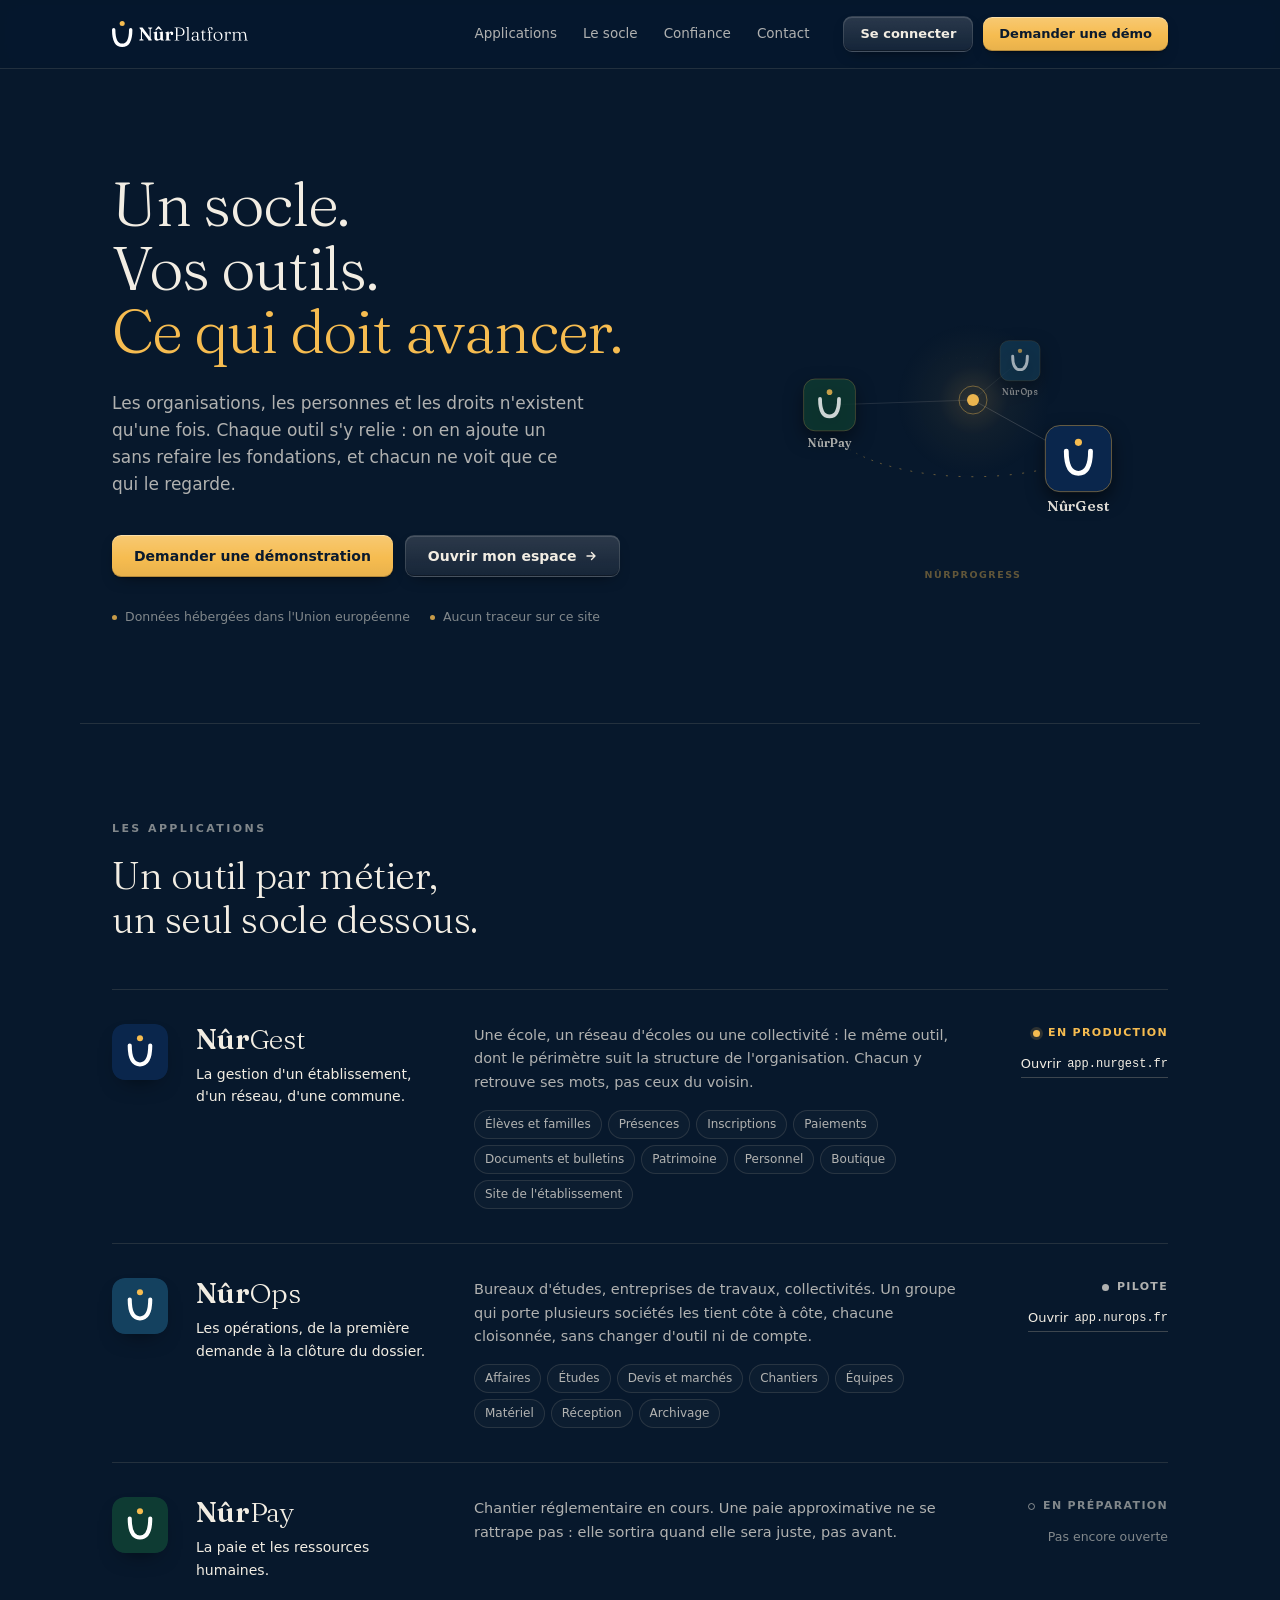
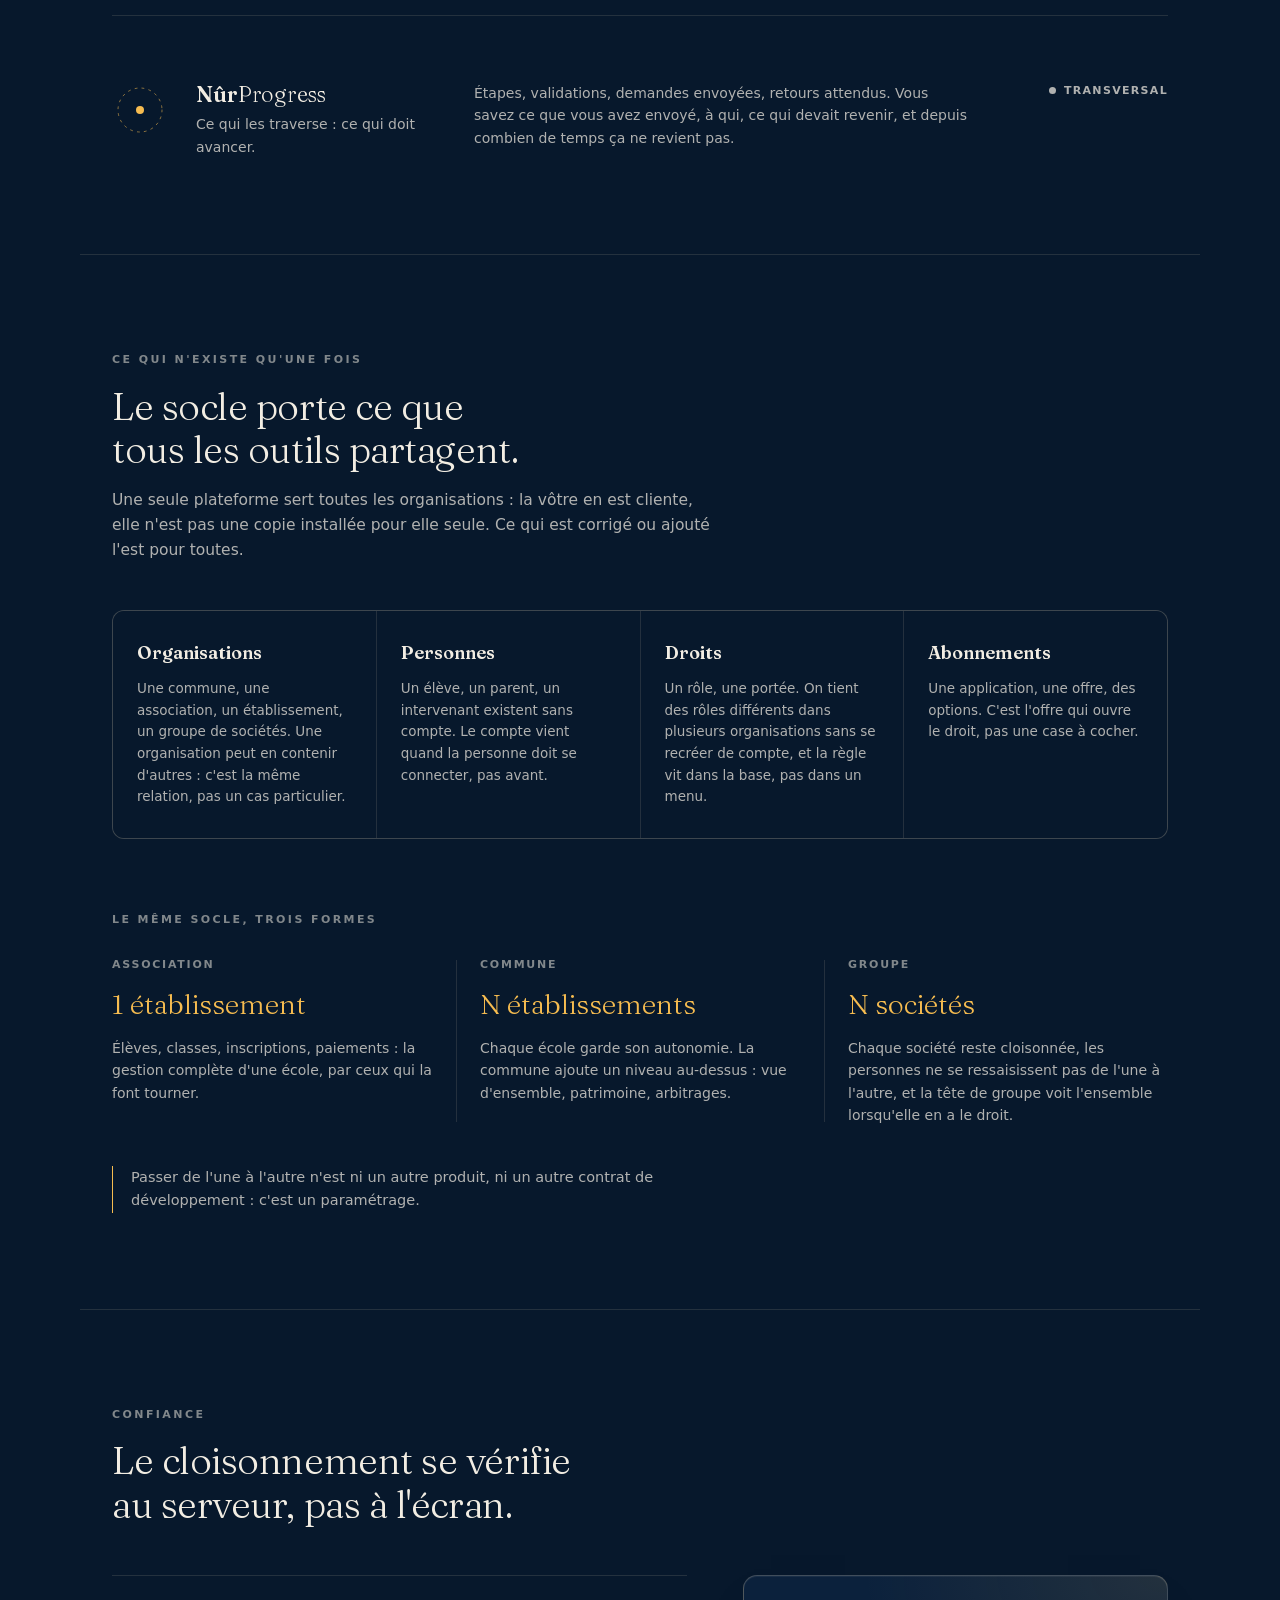
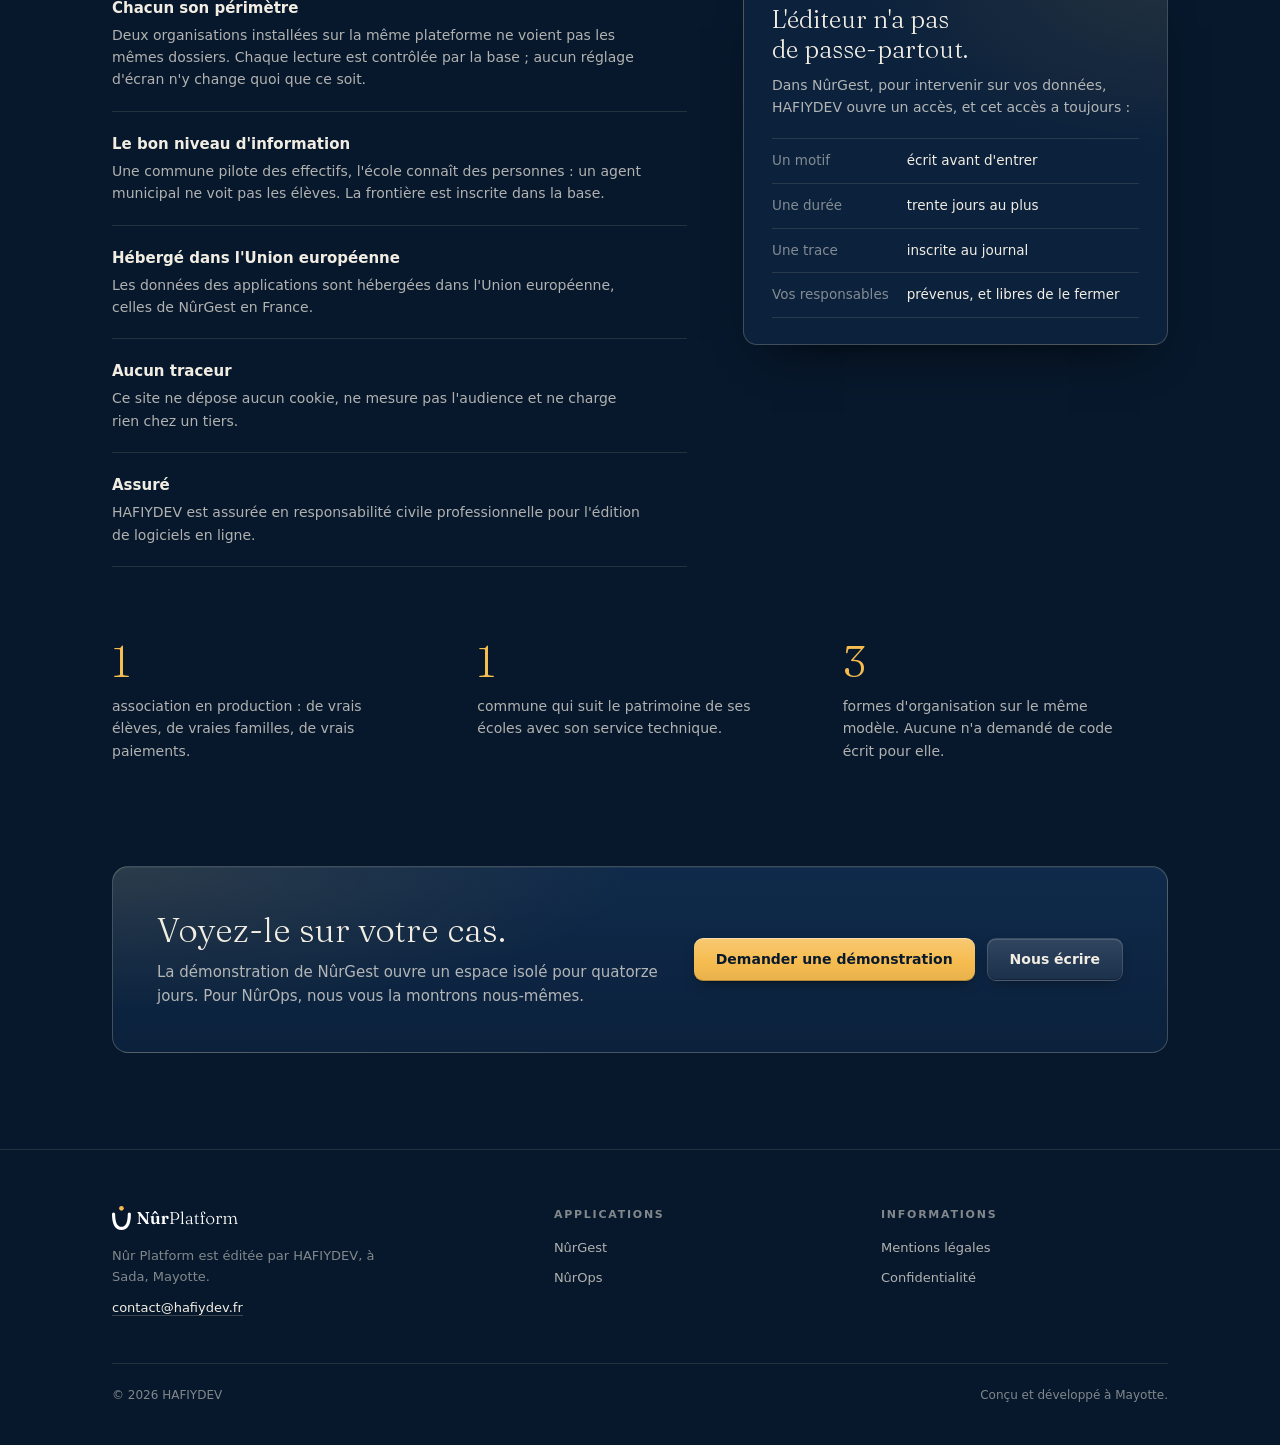
<file: index.html>
<!doctype html>
<html lang="fr">
  <head>
    <meta charset="utf-8" />
    <meta name="viewport" content="width=device-width, initial-scale=1, viewport-fit=cover" />
    <title>Nûr Platform</title>
    <meta
      name="description"
      content="Un socle, vos outils. NûrGest pour les établissements et les communes, NûrOps pour les opérations. Nûr Platform est éditée par HAFIYDEV, à Mayotte."
    />
    <link rel="canonical" href="https://nurplatform.fr/" />
    <meta name="theme-color" content="#07182C" />
    <link rel="icon" href="/favicon.svg" type="image/svg+xml" />
    <link rel="apple-touch-icon" href="/apple-touch-icon.png" />

    <!-- L'aperçu d'un lien partagé (messagerie, réseau). -->
    <meta property="og:type" content="website" />
    <meta property="og:locale" content="fr_FR" />
    <meta property="og:url" content="https://nurplatform.fr/" />
    <meta property="og:title" content="Nûr Platform · Un socle, vos outils" />
    <meta
      property="og:description"
      content="NûrGest pour les établissements et les communes, NûrOps pour les opérations. Un seul socle dessous."
    />
    <meta property="og:image" content="https://nurplatform.fr/og.png" />
    <meta property="og:image:width" content="1200" />
    <meta property="og:image:height" content="630" />
    <meta name="twitter:card" content="summary_large_image" />

    <!-- Les polices sont servies d'ici : aucune requête vers un tiers à l'ouverture. -->
    <link rel="preload" href="/assets/fraunces-300.woff" as="font" type="font/woff" crossorigin />
    <link rel="stylesheet" href="/assets/nur.css" />

    <style>
      /* ══════════════════════════════════════════════════════════════════════
       * L'ACCUEIL. Ce qui est commun aux trois pages (couleurs de la charte,
       * polices, en-tête, boutons, pied) vit dans /assets/nur.css.
       *
       * L'idée tient toujours en un dessin : Nûr veut dire la lumière, et les
       * outils ne sont pas posés côte à côte, ils sont RELIÉS AU MÊME POINT.
       * La charte v3 lui donne enfin sa forme : le point d'or du nûn est cette
       * lumière, et chaque outil garde sa nuit (Gest, Ops, Pay).
       * ══════════════════════════════════════════════════════════════════════ */

      /* ── Le hero ─────────────────────────────────────────────────────────── */
      .hero {
        display: grid;
        grid-template-columns: minmax(0, 1.22fr) minmax(0, 0.78fr);
        gap: 56px;
        align-items: center;
        padding-block: 104px 96px;
      }
      .titre-section {
        font-size: 11px;
        font-weight: 600;
        letter-spacing: 0.22em;
        text-transform: uppercase;
      }
      .hero h1 {
        font-family: var(--f-titre);
        font-weight: 300;
        font-size: clamp(40px, 5vw, 60px);
        line-height: 1.06;
        letter-spacing: -0.02em;
        margin-bottom: 26px;
      }
      .hero h1 span {
        color: var(--or);
      }
      .chapo {
        font-size: 17px;
        line-height: 1.6;
        color: var(--ivoire-2);
        max-width: 44ch;
        margin-bottom: 36px;
      }
      .actions {
        display: flex;
        flex-wrap: wrap;
        gap: 12px;
      }
      .garanties {
        display: flex;
        flex-wrap: wrap;
        gap: 6px 20px;
        margin-top: 30px;
        font-size: 12.5px;
        color: var(--ivoire-3);
      }
      .garanties span {
        display: inline-flex;
        align-items: center;
        gap: 8px;
      }
      .garanties span::before {
        content: "";
        width: 5px;
        height: 5px;
        border-radius: 50%;
        background: var(--or);
        opacity: 0.8;
      }

      /* Le noeud : tout le dessin est rendu par le script, image par image. */
      .noeud {
        position: relative;
        width: 100%;
        aspect-ratio: 1 / 1;
        cursor: pointer;
      }
      .noeud canvas {
        position: absolute;
        inset: 0;
        width: 100%;
        height: 100%;
      }

      /* ── Les sections ────────────────────────────────────────────────────── */
      .bloc {
        padding-block: 96px;
        border-top: 1px solid var(--trait);
      }
      .titre-section {
        color: var(--ivoire-3);
        margin-bottom: 16px;
      }
      .bloc h2 {
        font-family: var(--f-titre);
        font-weight: 300;
        font-size: clamp(28px, 3.4vw, 38px);
        line-height: 1.15;
        letter-spacing: -0.012em;
        max-width: 24ch;
      }
      .bloc-intro {
        margin-top: 16px;
        font-size: 15.5px;
        color: var(--ivoire-2);
        max-width: 62ch;
      }
      .bloc-tete {
        margin-bottom: 48px;
      }

      /* ── Les applications : des LIGNES, pas des cartes ───────────────────── */
      .app {
        display: grid;
        grid-template-columns: 56px minmax(0, 250px) minmax(0, 1fr) 170px;
        gap: 28px;
        align-items: start;
        padding-block: 34px;
        border-top: 1px solid var(--trait);
      }
      .app:last-child {
        border-bottom: 1px solid var(--trait);
      }
      .app-icone {
        width: 56px;
        height: 56px;
        box-shadow: 0 10px 24px -14px rgb(0 0 0 / 0.9);
        border-radius: 13px;
      }
      .app h3 {
        font-size: 28px;
        line-height: 1.1;
        margin-bottom: 8px;
      }
      .app-question {
        font-size: 14px;
        color: var(--ivoire);
        max-width: 28ch;
      }
      .app-corps p {
        font-size: 14.5px;
        color: var(--ivoire-2);
        max-width: 60ch;
      }
      .puces {
        list-style: none;
        display: flex;
        flex-wrap: wrap;
        gap: 6px;
        margin-top: 16px;
      }
      .puces li {
        font-size: 12px;
        color: var(--ivoire-2);
        padding: 4px 10px;
        border: 1px solid var(--trait);
        border-radius: 999px;
        background: rgb(242 237 227 / 0.025);
      }
      .app-etat {
        display: grid;
        gap: 12px;
        justify-items: end;
        text-align: right;
      }
      .etat {
        display: inline-flex;
        align-items: center;
        gap: 8px;
        font-size: 11px;
        font-weight: 600;
        letter-spacing: 0.12em;
        text-transform: uppercase;
        white-space: nowrap;
      }
      .etat::before {
        content: "";
        width: 7px;
        height: 7px;
        border-radius: 50%;
      }
      .etat.prod {
        color: var(--or);
      }
      .etat.prod::before {
        background: var(--or);
        box-shadow: 0 0 0 3px rgb(246 188 80 / 0.16);
      }
      .etat.pilote {
        color: var(--ivoire-2);
      }
      .etat.pilote::before {
        background: var(--ivoire-2);
      }
      .etat.attente {
        color: var(--ivoire-3);
      }
      .etat.attente::before {
        border: 1px solid var(--ivoire-3);
      }
      .porte-app {
        display: inline-flex;
        align-items: center;
        gap: 6px;
        font-size: 13px;
        color: var(--ivoire);
        text-decoration: none;
        border-bottom: 1px solid var(--trait-fort);
        padding-bottom: 2px;
        transition:
          color 0.2s,
          border-color 0.2s;
      }
      .porte-app:hover {
        color: var(--or);
        border-color: var(--or);
      }
      .lieu {
        font-family: var(--f-code);
        font-size: 12px;
      }
      .sans-porte {
        font-size: 12.5px;
        color: var(--ivoire-3);
      }

      /* NûrProgress n'est pas une quatrième application : on ne l'ouvre pas, on
         le rencontre dans les autres. Il vient après la liste, en retrait. */
      .traverse {
        display: grid;
        grid-template-columns: 56px minmax(0, 250px) minmax(0, 1fr) 170px;
        gap: 28px;
        align-items: start;
        margin-top: 40px;
        padding: 26px 0 0;
      }
      .anneau {
        width: 56px;
        height: 56px;
      }
      .traverse h3 {
        font-size: 22px;
        line-height: 1.15;
        margin-bottom: 6px;
      }
      .traverse .app-question {
        color: var(--ivoire-2);
      }
      .traverse .app-corps p {
        font-size: 14px;
      }
      .traverse .etat {
        justify-self: end;
      }

      /* ── Le socle ────────────────────────────────────────────────────────── */
      .socle {
        display: grid;
        grid-template-columns: repeat(4, minmax(0, 1fr));
        gap: 1px;
        background: var(--trait);
        border: 1px solid var(--trait);
        border-radius: 12px;
        overflow: hidden;
      }
      .brique {
        background: var(--nuit);
        padding: 28px 24px 30px;
      }
      .brique h3 {
        font-family: var(--f-titre);
        font-weight: 600;
        font-size: 18px;
        margin-bottom: 10px;
      }
      .brique p {
        font-size: 13.5px;
        color: var(--ivoire-2);
      }

      .formes {
        margin-top: 72px;
      }
      .formes > .titre-section {
        margin-bottom: 28px;
      }
      .echelles {
        display: grid;
        grid-template-columns: repeat(3, minmax(0, 1fr));
        gap: 48px;
      }
      .echelle {
        position: relative;
      }
      .echelle + .echelle::before {
        content: "";
        position: absolute;
        left: -24px;
        top: 4px;
        bottom: 4px;
        width: 1px;
        background: var(--trait);
      }
      .echelle-type {
        font-size: 11px;
        font-weight: 600;
        letter-spacing: 0.16em;
        text-transform: uppercase;
        color: var(--ivoire-3);
        margin-bottom: 8px;
      }
      .echelle-nb {
        font-family: var(--f-titre);
        font-size: 28px;
        font-weight: 300;
        color: var(--or);
        margin-bottom: 10px;
      }
      .echelle-txt {
        font-size: 14px;
        color: var(--ivoire-2);
      }
      .note {
        margin-top: 40px;
        padding-left: 18px;
        border-left: 1px solid var(--or);
        font-size: 14.5px;
        color: var(--ivoire-2);
        max-width: 62ch;
      }

      /* ── La confiance ────────────────────────────────────────────────────── */
      .confiance {
        display: grid;
        grid-template-columns: minmax(0, 1.15fr) minmax(0, 0.85fr);
        gap: 56px;
        align-items: start;
      }
      .engagements {
        list-style: none;
        display: grid;
        gap: 0;
      }
      .engagements li {
        padding-block: 20px;
        border-top: 1px solid var(--trait);
      }
      .engagements li:last-child {
        border-bottom: 1px solid var(--trait);
      }
      .engagements h3 {
        font-size: 15px;
        font-weight: 600;
        margin-bottom: 4px;
      }
      .engagements p {
        font-size: 14px;
        color: var(--ivoire-2);
        max-width: 60ch;
      }

      /* La règle de l'accès de l'éditeur, montrée comme ce qu'elle est : une
         fiche, avec ses champs. Ce n'est pas une capture d'écran inventée. */
      .intervention {
        position: relative;
        padding: 28px 28px 26px;
        border-radius: 14px;
        background:
          radial-gradient(120% 80% at 100% 0%, rgb(246 188 80 / 0.1), transparent 60%),
          var(--nuit-2);
        border: 1px solid var(--trait-fort);
        box-shadow:
          inset 0 1px 0 rgb(255 255 255 / 0.06),
          0 24px 48px -28px rgb(0 0 0 / 0.9);
      }
      .intervention h3 {
        font-family: var(--f-titre);
        font-weight: 300;
        font-size: 25px;
        line-height: 1.2;
        margin-bottom: 10px;
      }
      .intervention > p {
        font-size: 14px;
        color: var(--ivoire-2);
        margin-bottom: 20px;
      }
      .intervention dl {
        display: grid;
        grid-template-columns: max-content minmax(0, 1fr);
        border-top: 1px solid var(--trait);
      }
      .intervention dt,
      .intervention dd {
        padding-block: 11px;
        border-bottom: 1px solid var(--trait);
        font-size: 13.5px;
      }
      .intervention dt {
        color: var(--ivoire-3);
        padding-right: 18px;
      }
      .intervention dd {
        color: var(--ivoire);
      }

      .preuve {
        display: grid;
        grid-template-columns: repeat(3, minmax(0, 1fr));
        gap: 40px;
        margin-top: 72px;
      }
      .chiffre {
        font-family: var(--f-titre);
        font-size: 44px;
        font-weight: 300;
        line-height: 1;
        color: var(--or);
        margin-bottom: 12px;
      }
      .chiffre-txt {
        font-size: 14px;
        color: var(--ivoire-2);
        max-width: 32ch;
      }

      /* ── L'appel final ───────────────────────────────────────────────────── */
      .appel {
        display: grid;
        grid-template-columns: minmax(0, 1fr) auto;
        gap: 32px;
        align-items: center;
        padding: 44px 44px;
        margin-block: 8px 96px;
        border-radius: 16px;
        background:
          radial-gradient(90% 140% at 0% 0%, rgb(246 188 80 / 0.12), transparent 55%),
          linear-gradient(180deg, var(--nuit-3), var(--nuit-2));
        border: 1px solid var(--trait-fort);
        box-shadow: inset 0 1px 0 rgb(255 255 255 / 0.06);
      }
      .appel h2 {
        font-family: var(--f-titre);
        font-weight: 300;
        font-size: clamp(26px, 3vw, 34px);
        line-height: 1.15;
        margin-bottom: 10px;
      }
      .appel p {
        font-size: 15px;
        color: var(--ivoire-2);
        max-width: 56ch;
      }
      .appel .actions {
        justify-content: flex-end;
      }

      /* ══ LES TIROIRS ══════════════════════════════════════════════════════ */
      .voile {
        position: fixed;
        inset: 0;
        z-index: 40;
        background: rgba(3, 10, 20, 0.7);
        backdrop-filter: blur(2px);
        opacity: 0;
        pointer-events: none;
        transition: opacity 0.35s;
      }
      .voile.ouvert {
        opacity: 1;
        pointer-events: auto;
      }
      .tiroir {
        position: fixed;
        top: 0;
        right: 0;
        bottom: 0;
        z-index: 50;
        width: min(480px, 100vw);
        background: var(--nuit);
        border-left: 1px solid var(--trait-fort);
        box-shadow: -30px 0 60px -30px rgb(0 0 0 / 0.8);
        transform: translateX(100%);
        visibility: hidden;
        transition:
          transform 0.42s cubic-bezier(0.2, 0.8, 0.2, 1),
          visibility 0s linear 0.42s;
        display: flex;
        flex-direction: column;
      }
      .tiroir.ouvert {
        transform: translateX(0);
        visibility: visible;
        transition:
          transform 0.42s cubic-bezier(0.2, 0.8, 0.2, 1),
          visibility 0s;
      }
      .tiroir-tete {
        display: flex;
        align-items: flex-start;
        justify-content: space-between;
        gap: 16px;
        padding: 24px 28px 18px;
        padding-top: calc(24px + env(safe-area-inset-top, 0px));
        border-bottom: 1px solid var(--trait);
      }
      .tiroir-sur {
        font-size: 10.5px;
        font-weight: 600;
        letter-spacing: 0.22em;
        text-transform: uppercase;
        color: var(--or);
        margin-bottom: 8px;
      }
      .tiroir-titre {
        font-family: var(--f-titre);
        font-size: 24px;
        font-weight: 300;
      }
      .fermer {
        display: grid;
        place-items: center;
        width: 36px;
        height: 36px;
        border-radius: 50%;
        color: var(--ivoire-2);
        font-size: 24px;
        line-height: 1;
        transition:
          color 0.2s,
          background-color 0.2s;
      }
      .fermer:hover {
        color: var(--or);
        background: rgb(242 237 227 / 0.06);
      }
      .tiroir-corps {
        padding: 22px 28px 40px;
        padding-bottom: calc(40px + env(safe-area-inset-bottom, 0px));
        overflow-y: auto;
      }
      .tiroir-mot {
        font-size: 15px;
        color: var(--ivoire-2);
        margin-bottom: 18px;
      }
      .tiroir-mot b {
        color: var(--ivoire);
        font-weight: 600;
      }
      .tiroir-fin {
        font-size: 12.5px;
        line-height: 1.7;
        color: var(--ivoire-3);
        margin-top: 24px;
        padding-top: 18px;
        border-top: 1px solid var(--trait);
      }
      .demo-liste {
        list-style: none;
      }
      .demo-liste li {
        font-size: 13px;
        color: var(--ivoire-2);
        padding: 9px 0 9px 18px;
        border-top: 1px solid var(--trait);
        position: relative;
      }
      .demo-liste li::before {
        content: "";
        position: absolute;
        left: 0;
        top: 18px;
        width: 6px;
        height: 1px;
        background: var(--or);
      }

      /* Les portes : une par application, tant qu'il y en a plusieurs. */
      .entrees {
        display: grid;
        gap: 10px;
      }
      .entree {
        display: grid;
        grid-template-columns: 44px minmax(0, 1fr);
        gap: 14px;
        align-items: start;
        padding: 14px;
        border: 1px solid var(--trait);
        border-radius: 12px;
        background: rgb(242 237 227 / 0.02);
        text-decoration: none;
        color: inherit;
        transition:
          border-color 0.2s,
          background-color 0.2s;
      }
      a.entree:hover {
        border-color: var(--trait-fort);
        background: rgb(242 237 227 / 0.05);
      }
      .entree img {
        width: 44px;
        height: 44px;
        border-radius: 10px;
      }
      .entree-tete {
        display: flex;
        align-items: baseline;
        justify-content: space-between;
        gap: 10px;
        margin-bottom: 4px;
      }
      .entree-nom {
        font-size: 20px;
        line-height: 1.2;
      }
      .entree-txt {
        display: block;
        font-size: 13px;
        color: var(--ivoire-2);
      }
      .entree .lieu {
        display: block;
        margin-top: 6px;
        color: var(--ivoire-3);
      }
      .entree.close {
        opacity: 0.62;
      }

      /* Le formulaire. */
      .etiq {
        display: block;
        font-size: 11px;
        font-weight: 600;
        letter-spacing: 0.1em;
        text-transform: uppercase;
        color: var(--ivoire-3);
        margin: 18px 0 7px;
      }
      .requis {
        color: var(--or);
        margin-left: 3px;
      }
      .legende-requis {
        margin: 16px 0 0;
        font-size: 11.5px;
        color: var(--ivoire-3);
      }
      .aide-champ {
        margin: 6px 0 0;
        font-size: 11.5px;
        color: var(--ivoire-3);
      }
      .champ {
        width: 100%;
        padding: 11px 13px;
        background: var(--nuit-2);
        border: 1px solid var(--trait-fort);
        border-radius: 8px;
        color: var(--ivoire);
        font-family: var(--f-texte);
        font-size: 15px;
        outline: none;
        box-shadow: inset 0 1px 2px rgb(0 0 0 / 0.25);
        transition:
          border-color 0.2s,
          box-shadow 0.2s;
      }
      .champ:focus {
        border-color: var(--or);
        box-shadow:
          inset 0 1px 2px rgb(0 0 0 / 0.25),
          0 0 0 3px rgb(246 188 80 / 0.16);
      }
      .champ::placeholder {
        color: rgba(242, 237, 227, 0.32);
      }
      select.champ option {
        background: var(--nuit-2);
        color: var(--ivoire);
      }
      .duo {
        display: grid;
        grid-template-columns: 1fr 1fr;
        gap: 12px;
      }
      .ligne-siret {
        display: flex;
        gap: 8px;
      }
      .retour {
        font-size: 13px;
        margin-top: 10px;
        min-height: 18px;
      }
      .retour.ok {
        color: var(--or);
      }
      .retour.non {
        color: var(--alerte);
      }
      .coche {
        display: flex;
        gap: 10px;
        align-items: flex-start;
        margin: 20px 0 4px;
        font-size: 13px;
        color: var(--ivoire-2);
        cursor: pointer;
      }
      .coche input {
        margin-top: 3px;
        accent-color: var(--or);
      }
      .btn-envoi {
        margin-top: 22px;
        width: 100%;
      }
      .tiroir-loi {
        margin-top: 14px;
        font-size: 11.5px;
        line-height: 1.6;
        color: var(--ivoire-3);
      }

      /* ── Le téléphone ────────────────────────────────────────────────────── */
      @media (max-width: 960px) {
        .app,
        .traverse {
          grid-template-columns: 48px minmax(0, 1fr);
          gap: 16px 18px;
        }
        .app-icone,
        .anneau {
          width: 48px;
          height: 48px;
          border-radius: 11px;
        }
        .app-corps,
        .app-etat {
          grid-column: 1 / -1;
        }
        .app-etat {
          display: flex;
          flex-wrap: wrap;
          align-items: center;
          justify-content: space-between;
          text-align: left;
        }
        .traverse .etat {
          grid-column: 1 / -1;
          justify-self: start;
        }
        .socle {
          grid-template-columns: repeat(2, minmax(0, 1fr));
        }
        .confiance {
          grid-template-columns: 1fr;
          gap: 40px;
        }
      }
      @media (max-width: 720px) {
        .porte-demo {
          display: none; /* le bouton du hero suffit sur un téléphone */
        }
        .hero {
          grid-template-columns: 1fr;
          gap: 8px;
          padding-block: 48px 56px;
        }
        .noeud {
          max-width: 300px;
          margin-inline: auto;
        }
        .chapo {
          font-size: 16px;
        }
        .actions .bouton,
        .actions .bouton-verre {
          flex: 1 1 100%;
        }
        .bloc {
          padding-block: 64px;
        }
        .bloc-tete {
          margin-bottom: 32px;
        }
        .app h3 {
          font-size: 25px;
        }
        .socle,
        .echelles,
        .preuve {
          grid-template-columns: 1fr;
        }
        .echelles {
          gap: 30px;
        }
        .echelle + .echelle::before {
          display: none;
        }
        .preuve {
          gap: 28px;
          margin-top: 56px;
        }
        .appel {
          grid-template-columns: 1fr;
          padding: 30px 22px;
          margin-bottom: 64px;
        }
        .appel .actions {
          justify-content: stretch;
        }
        .duo {
          grid-template-columns: 1fr;
          gap: 0;
        }
      }

      @media (prefers-reduced-motion: reduce) {
        .tiroir,
        .tiroir.ouvert,
        .voile {
          transition: none;
        }
      }
    </style>
  </head>

  <body>
    <header class="entete">
      <div class="cadre">
        <a class="logo" href="/" aria-label="Nûr Platform, accueil">
          <img src="/assets/nurplatform-nuit.svg" alt="Nûr Platform" width="136" height="26" />
        </a>
        <nav class="menu" aria-label="Sections de la page">
          <a href="#applications">Applications</a>
          <a href="#socle">Le socle</a>
          <a href="#confiance">Confiance</a>
          <a href="#contact">Contact</a>
        </nav>
        <div class="entete-gestes">
          <button class="bouton-verre petit" type="button" id="ouvrir-entrer-2">Se connecter</button>
          <button class="bouton petit porte-demo" type="button" id="ouvrir-demo-2">Demander une démo</button>
        </div>
      </div>
    </header>

    <!-- ══ LE PANNEAU DE DEMANDE ══════════════════════════════════════════════
     Un panneau plutôt qu'une section : la page reste une VITRINE, et la
     demande est une PARENTHÈSE. On ouvre un tiroir, on le referme.
     Il s'ouvre aussi depuis une autre page : /#demo. ═══════════════════════ -->
    <div class="voile" id="voile"></div>

    <aside class="tiroir" id="tiroir" aria-hidden="true" aria-labelledby="titre-demo">
      <div class="tiroir-tete">
        <span>
          <p class="tiroir-sur">Nûr Platform</p>
          <h2 class="tiroir-titre" id="titre-demo">Demander une démonstration</h2>
        </span>
        <button class="fermer" type="button" data-fermer aria-label="Fermer">&times;</button>
      </div>

      <div class="tiroir-corps">
        <!-- ⚠ CE TIROIR OUVRE UNE DÉMONSTRATION DE NûrGest, PAS DE LA
         PLATEFORME. Le contrôle de SIRET plus bas n'accepte que les
         communes, associations et établissements d'enseignement, et
         l'espace généré contient des élèves et des classes. Tant que
         c'est vrai, il faut le dire ici. -->
        <p class="tiroir-mot">
          La démonstration ouvre un espace <b>NûrGest</b> isolé pour <b>quatorze jours</b>, avec des données
          fictives ou vide, selon votre choix. Il se referme tout seul.
        </p>
        <ul class="demo-liste">
          <li>Réservée aux collectivités, associations et établissements d'enseignement.</li>
          <li>Aucune donnée réelle d'élève ne doit y être saisie.</li>
          <li>Chaque demande est validée sous 48 heures.</li>
          <!-- ✎ L'adresse n'est PAS recopiée ici : le script pose le mailto sur
           tout lien marqué data-courriel, en le lisant sur le pied de page. -->
          <li>
            Pour NûrOps, bureaux d'études, entreprises de travaux et groupes, la démonstration se fait avec
            nous : <a class="lien" data-courriel href="#contact">écrivez-nous</a>.
          </li>
        </ul>

        <form id="form-demo" onsubmit="return false;">
          <p class="legende-requis"><span class="requis" aria-hidden="true">*</span> Champ obligatoire</p>
          <label class="etiq" for="siret"
            >SIRET ou SIREN de l'organisation<span class="requis" aria-hidden="true">*</span></label
          >
          <div class="ligne-siret">
            <input id="siret" class="champ" inputmode="numeric" placeholder="14 chiffres" autocomplete="off" required />
            <button type="button" class="bouton-verre" id="btn-verif">Vérifier</button>
          </div>
          <p id="retour-siret" class="retour" aria-live="polite"></p>

          <div id="suite" hidden>
            <!-- Le type décide de ce qu'on prépare. L'annuaire dit « association »,
                 il ne dit pas quelle école elle tient. Une commune n'a rien à
                 choisir : elle reçoit ses trois écoles. -->
            <div id="bloc-type">
              <label class="etiq" for="type-etab"
                >Type d'établissement<span class="requis" aria-hidden="true">*</span></label
              >
              <select id="type-etab" class="champ" required>
                <option value="" selected disabled>Choisissez</option>
                <option value="madrassa">École coranique (madrassa)</option>
                <option value="maternelle">École maternelle</option>
                <option value="elementaire">École élémentaire</option>
                <option value="college">Collège</option>
                <option value="autre">Autre structure éducative</option>
              </select>
              <p class="aide-champ">Votre espace sera préparé avec les classes de ce type.</p>
            </div>

            <div class="duo">
              <span>
                <label class="etiq" for="prenom">Prénom<span class="requis" aria-hidden="true">*</span></label>
                <input id="prenom" class="champ" autocomplete="given-name" required />
              </span>
              <span>
                <label class="etiq" for="nom">Nom<span class="requis" aria-hidden="true">*</span></label>
                <input id="nom" class="champ" autocomplete="family-name" required />
              </span>
            </div>

            <label class="etiq" for="fonction">Fonction</label>
            <input id="fonction" class="champ" placeholder="Responsable de l'éducation, directeur, DGS..." />

            <label class="etiq" for="email"
              >Adresse électronique professionnelle<span class="requis" aria-hidden="true">*</span></label
            >
            <input
              id="email"
              class="champ"
              type="email"
              autocomplete="email"
              placeholder="prenom.nom@organisation.fr"
              required
            />

            <label class="etiq" for="tel">Téléphone<span class="requis" aria-hidden="true">*</span></label>
            <input id="tel" class="champ" type="tel" autocomplete="tel" placeholder="0639 00 00 00" required />

            <label class="etiq" for="message">Ce que vous souhaitez voir (facultatif)</label>
            <textarea id="message" class="champ" rows="2"></textarea>

            <label class="coche">
              <input type="checkbox" id="donnees" checked />
              <span
                >Générer un jeu de données de démonstration (élèves, classes, incidents). Sinon, l'espace sera
                vide.</span
              >
            </label>

            <button type="button" class="bouton btn-envoi" id="btn-envoi">Envoyer la demande</button>
            <p id="retour-envoi" class="retour" aria-live="polite"></p>
            <!-- L'information se donne là où l'on saisit, pas seulement en bas de page. -->
            <p class="tiroir-loi">
              Vos coordonnées servent à traiter cette demande et à vous recontacter, rien d'autre.
              <a class="lien" href="/confidentialite#demonstration">Ce que nous en faisons</a>.
            </p>
          </div>
        </form>
      </div>
    </aside>

    <!-- ══ LE TIROIR D'ENTRÉE ═══════════════════════════════════════════════
     Nûr n'a pas encore une seule porte : NûrGest et NûrOps ont chacun leurs
     comptes, dans deux bases distinctes. Le tiroir ne résout pas le problème,
     il le dit. Il est écrit pour disparaître : le jour où les comptes vivront
     au même endroit, il se réduit à une ligne.

     ✎ POUR AJOUTER OU CHANGER UNE PORTE : copie un bloc <a class="entree">.
        L'adresse affichée (.lieu) est relue sur le href par le script. Une
        application sans porte prend <span class="entree close">.
     ══════════════════════════════════════════════════════════════════════ -->
    <aside class="tiroir" id="tiroir-entrer" aria-hidden="true" aria-labelledby="titre-entrer">
      <div class="tiroir-tete">
        <span>
          <p class="tiroir-sur">Nûr Platform</p>
          <h2 class="tiroir-titre" id="titre-entrer">Ouvrir mon espace</h2>
        </span>
        <button class="fermer" type="button" data-fermer aria-label="Fermer">&times;</button>
      </div>

      <div class="tiroir-corps">
        <p class="tiroir-mot">
          Chaque application garde encore <b>sa propre porte</b>. Entrez par celle où vous avez déjà un compte.
        </p>

        <div class="entrees">
          <a class="entree" href="https://app.nurgest.fr/login?retour=nur">
            <img src="/assets/nurgest-icone.svg" alt="" width="44" height="44" />
            <span>
              <span class="entree-tete">
                <span class="entree-nom nom-outil"><b>Nûr</b>Gest</span>
                <span class="etat prod">En production</span>
              </span>
              <span class="entree-txt">Élèves, classes, présences, inscriptions, paiements, patrimoine.</span>
              <span class="lieu">app.nurgest.fr</span>
            </span>
          </a>

          <a class="entree" href="https://app.nurops.fr/login">
            <img src="/assets/nurops-icone.svg" alt="" width="44" height="44" />
            <span>
              <span class="entree-tete">
                <span class="entree-nom nom-outil"><b>Nûr</b>Ops</span>
                <span class="etat pilote">Pilote</span>
              </span>
              <span class="entree-txt">Affaires, études, marchés, chantiers, équipes, matériel, documents.</span>
              <span class="lieu">app.nurops.fr</span>
            </span>
          </a>

          <span class="entree close">
            <img src="/assets/nurpay-icone.svg" alt="" width="44" height="44" />
            <span>
              <span class="entree-tete">
                <span class="entree-nom nom-outil"><b>Nûr</b>Pay</span>
                <span class="etat attente">En préparation</span>
              </span>
              <span class="entree-txt">Pas encore de porte : une paie approximative ne se rattrape pas.</span>
            </span>
          </span>
        </div>

        <p class="tiroir-fin">
          Vous êtes la même personne des deux côtés, pas encore le même compte : les identités vivent dans deux
          bases, et les réunir est le chantier en cours. Mieux vaut deux portes annoncées qu'une porte qui
          promet trop.
        </p>
      </div>
    </aside>

    <main>
      <!-- ══ HERO ══════════════════════════════════════════════════════════ -->
      <section class="hero cadre">
        <div>
          <!-- ✎✎✎ TEXTES MODIFIABLES : tout ce qui suit se change librement ✎✎✎
               Pas de surtitre « Nûr Platform » : le logo de l'en-tête le dit déjà. -->
          <h1>Un socle.<br />Vos outils.<br /><span>Ce qui doit avancer.</span></h1>
          <p class="chapo">
            Les organisations, les personnes et les droits n'existent qu'une fois. Chaque outil s'y relie : on
            en ajoute un sans refaire les fondations, et chacun ne voit que ce qui le regarde.
          </p>
          <div class="actions">
            <button class="bouton" type="button" id="ouvrir-demo">Demander une démonstration</button>
            <!-- Il ouvre le tiroir des portes : un utilisateur de NûrOps n'a rien
                 à faire sur la connexion de NûrGest. Le jour où la connexion
                 routera chacun vers SES outils, il redeviendra un lien. -->
            <button class="bouton-verre" type="button" id="ouvrir-entrer">
              Ouvrir mon espace
              <svg width="12" height="12" viewBox="0 0 12 12" fill="none" aria-hidden="true">
                <path
                  d="M2 6h8M6.5 2.5L10 6l-3.5 3.5"
                  stroke="currentColor"
                  stroke-width="1.4"
                  stroke-linecap="round"
                  stroke-linejoin="round"
                />
              </svg>
            </button>
          </div>
          <p class="garanties">
            <span>Données hébergées dans l'Union européenne</span>
            <span>Aucun traceur sur ce site</span>
          </p>
        </div>

        <!-- ══ LE NOEUD ══════════════════════════════════════════════════════
         Trois outils, un seul point. Chacun est dessiné avec SON icône (sa nuit,
         le nûn, le point d'or) ; la lumière du centre alimente chacun et reçoit
         en retour la sienne. Rendu au trait sur un canevas, sans bibliothèque.
         ══════════════════════════════════════════════════════════════════ -->
        <div
          class="noeud"
          id="noeud"
          role="img"
          aria-label="Le socle Nûr et les trois outils qui s'y relient, NûrGest, NûrOps et NûrPay, traversés par l'anneau NûrProgress"
        >
          <canvas id="coeur-canvas"></canvas>
        </div>
      </section>

      <!-- ══ LES APPLICATIONS ══════════════════════════════════════════════
       ✎ Pour en ajouter une, copie un bloc <article class="app"> entier. État :
       classe "prod" (or), "pilote" (clair) ou "attente" (creux).
       ⚠ La vitrine de l'éditeur ne nomme aucun client, pas même dans un
       commentaire : cette source part chez le visiteur. -->
      <section class="bloc cadre" id="applications">
        <div class="bloc-tete">
          <p class="titre-section">Les applications</p>
          <h2>Un outil par métier, un seul socle dessous.</h2>
        </div>

        <div class="apps">
          <article class="app">
            <img class="app-icone" src="/assets/nurgest-icone.svg" alt="" width="56" height="56" />
            <div>
              <h3 class="nom-outil"><b>Nûr</b>Gest</h3>
              <p class="app-question">La gestion d'un établissement, d'un réseau, d'une commune.</p>
            </div>
            <div class="app-corps">
              <p>
                Une école, un réseau d'écoles ou une collectivité : le même outil, dont le périmètre suit la
                structure de l'organisation. Chacun y retrouve ses mots, pas ceux du voisin.
              </p>
              <ul class="puces" aria-label="Ce que couvre NûrGest">
                <li>Élèves et familles</li>
                <li>Présences</li>
                <li>Inscriptions</li>
                <li>Paiements</li>
                <li>Documents et bulletins</li>
                <li>Patrimoine</li>
                <li>Personnel</li>
                <li>Boutique</li>
                <li>Site de l'établissement</li>
              </ul>
            </div>
            <div class="app-etat">
              <span class="etat prod">En production</span>
              <a class="porte-app" href="https://app.nurgest.fr/login?retour=nur"
                >Ouvrir <span class="lieu">app.nurgest.fr</span></a
              >
            </div>
          </article>

          <article class="app">
            <img class="app-icone" src="/assets/nurops-icone.svg" alt="" width="56" height="56" />
            <div>
              <h3 class="nom-outil"><b>Nûr</b>Ops</h3>
              <p class="app-question">Les opérations, de la première demande à la clôture du dossier.</p>
            </div>
            <div class="app-corps">
              <p>
                Bureaux d'études, entreprises de travaux, collectivités. Un groupe qui porte plusieurs sociétés
                les tient côte à côte, chacune cloisonnée, sans changer d'outil ni de compte.
              </p>
              <ul class="puces" aria-label="Ce que couvre NûrOps">
                <li>Affaires</li>
                <li>Études</li>
                <li>Devis et marchés</li>
                <li>Chantiers</li>
                <li>Équipes</li>
                <li>Matériel</li>
                <li>Réception</li>
                <li>Archivage</li>
              </ul>
            </div>
            <div class="app-etat">
              <span class="etat pilote">Pilote</span>
              <a class="porte-app" href="https://app.nurops.fr/login">Ouvrir <span class="lieu">app.nurops.fr</span></a>
            </div>
          </article>

          <article class="app">
            <img class="app-icone" src="/assets/nurpay-icone.svg" alt="" width="56" height="56" />
            <div>
              <h3 class="nom-outil"><b>Nûr</b>Pay</h3>
              <p class="app-question">La paie et les ressources humaines.</p>
            </div>
            <div class="app-corps">
              <p>
                Chantier réglementaire en cours. Une paie approximative ne se rattrape pas : elle sortira quand
                elle sera juste, pas avant.
              </p>
            </div>
            <div class="app-etat">
              <span class="etat attente">En préparation</span>
              <span class="sans-porte">Pas encore ouverte</span>
            </div>
          </article>
        </div>

        <div class="traverse">
          <svg class="anneau" viewBox="0 0 56 56" fill="none" aria-hidden="true">
            <circle cx="28" cy="28" r="22" stroke="#F6BC50" stroke-opacity="0.55" stroke-dasharray="2 5" stroke-linecap="round" />
            <circle cx="28" cy="28" r="4" fill="#F6BC50" />
          </svg>
          <div>
            <h3 class="nom-outil"><b>Nûr</b>Progress</h3>
            <p class="app-question">Ce qui les traverse : ce qui doit avancer.</p>
          </div>
          <div class="app-corps">
            <p>
              Étapes, validations, demandes envoyées, retours attendus. Vous savez ce que vous avez envoyé, à
              qui, ce qui devait revenir, et depuis combien de temps ça ne revient pas.
            </p>
          </div>
          <span class="etat pilote">Transversal</span>
        </div>
      </section>

      <!-- ══ LE SOCLE ══════════════════════════════════════════════════════ -->
      <section class="bloc cadre" id="socle">
        <div class="bloc-tete">
          <p class="titre-section">Ce qui n'existe qu'une fois</p>
          <h2>Le socle porte ce que tous les outils partagent.</h2>
          <p class="bloc-intro">
            Une seule plateforme sert toutes les organisations : la vôtre en est cliente, elle n'est pas une
            copie installée pour elle seule. Ce qui est corrigé ou ajouté l'est pour toutes.
          </p>
        </div>

        <div class="socle">
          <div class="brique">
            <h3>Organisations</h3>
            <p>
              Une commune, une association, un établissement, un groupe de sociétés. Une organisation peut en
              contenir d'autres : c'est la même relation, pas un cas particulier.
            </p>
          </div>
          <div class="brique">
            <h3>Personnes</h3>
            <p>
              Un élève, un parent, un intervenant existent sans compte. Le compte vient quand la personne doit
              se connecter, pas avant.
            </p>
          </div>
          <div class="brique">
            <h3>Droits</h3>
            <p>
              Un rôle, une portée. On tient des rôles différents dans plusieurs organisations sans se recréer de
              compte, et la règle vit dans la base, pas dans un menu.
            </p>
          </div>
          <div class="brique">
            <h3>Abonnements</h3>
            <p>Une application, une offre, des options. C'est l'offre qui ouvre le droit, pas une case à cocher.</p>
          </div>
        </div>

        <!-- La troisième forme, le groupe, a été ajoutée quand elle est devenue
             vraie et pas avant : un groupe de sociétés est entré sur le socle
             sans qu'une ligne soit écrite pour lui. -->
        <div class="formes">
          <p class="titre-section">Le même socle, trois formes</p>
          <div class="echelles">
            <div class="echelle">
              <p class="echelle-type">Association</p>
              <p class="echelle-nb">1 établissement</p>
              <p class="echelle-txt">
                Élèves, classes, inscriptions, paiements : la gestion complète d'une école, par ceux qui la font
                tourner.
              </p>
            </div>
            <div class="echelle">
              <p class="echelle-type">Commune</p>
              <p class="echelle-nb">N établissements</p>
              <p class="echelle-txt">
                Chaque école garde son autonomie. La commune ajoute un niveau au-dessus : vue d'ensemble,
                patrimoine, arbitrages.
              </p>
            </div>
            <div class="echelle">
              <p class="echelle-type">Groupe</p>
              <p class="echelle-nb">N sociétés</p>
              <p class="echelle-txt">
                Chaque société reste cloisonnée, les personnes ne se ressaisissent pas de l'une à l'autre, et la
                tête de groupe voit l'ensemble lorsqu'elle en a le droit.
              </p>
            </div>
          </div>
          <p class="note">
            Passer de l'une à l'autre n'est ni un autre produit, ni un autre contrat de développement : c'est un
            paramétrage.
          </p>
        </div>
      </section>

      <!-- ══ LA CONFIANCE ══════════════════════════════════════════════════
       ✎ Chaque phrase ici se vérifie dans la base ou dans un contrat. Une
       promesse qu'on ne sait pas montrer n'a rien à faire sur cette page. -->
      <section class="bloc cadre" id="confiance">
        <div class="bloc-tete">
          <p class="titre-section">Confiance</p>
          <h2>Le cloisonnement se vérifie au serveur, pas à l'écran.</h2>
        </div>

        <div class="confiance">
          <ul class="engagements">
            <li>
              <h3>Chacun son périmètre</h3>
              <p>
                Deux organisations installées sur la même plateforme ne voient pas les mêmes dossiers. Chaque
                lecture est contrôlée par la base ; aucun réglage d'écran n'y change quoi que ce soit.
              </p>
            </li>
            <li>
              <h3>Le bon niveau d'information</h3>
              <p>
                Une commune pilote des effectifs, l'école connaît des personnes : un agent municipal ne voit pas
                les élèves. La frontière est inscrite dans la base.
              </p>
            </li>
            <li>
              <h3>Hébergé dans l'Union européenne</h3>
              <p>Les données des applications sont hébergées dans l'Union européenne, celles de NûrGest en France.</p>
            </li>
            <li>
              <h3>Aucun traceur</h3>
              <p>Ce site ne dépose aucun cookie, ne mesure pas l'audience et ne charge rien chez un tiers.</p>
            </li>
            <li>
              <h3>Assuré</h3>
              <p>
                HAFIYDEV est assurée en responsabilité civile professionnelle pour l'édition de logiciels en
                ligne.
              </p>
            </li>
          </ul>

          <div class="intervention">
            <h3>L'éditeur n'a pas de passe-partout.</h3>
            <p>Dans NûrGest, pour intervenir sur vos données, HAFIYDEV ouvre un accès, et cet accès a toujours :</p>
            <dl>
              <dt>Un motif</dt>
              <dd>écrit avant d'entrer</dd>
              <dt>Une durée</dt>
              <dd>trente jours au plus</dd>
              <dt>Une trace</dt>
              <dd>inscrite au journal</dd>
              <dt>Vos responsables</dt>
              <dd>prévenus, et libres de le fermer</dd>
            </dl>
          </div>
        </div>

        <!-- ✎ LA PREUVE : trois chiffres. Aucun client nommé. -->
        <div class="preuve">
          <div>
            <p class="chiffre">1</p>
            <p class="chiffre-txt">association en production : de vrais élèves, de vraies familles, de vrais paiements.</p>
          </div>
          <div>
            <p class="chiffre">1</p>
            <p class="chiffre-txt">commune qui suit le patrimoine de ses écoles avec son service technique.</p>
          </div>
          <div>
            <p class="chiffre">3</p>
            <p class="chiffre-txt">
              formes d'organisation sur le même modèle. Aucune n'a demandé de code écrit pour elle.
            </p>
          </div>
        </div>
      </section>

      <!-- ══ L'APPEL ═══════════════════════════════════════════════════════ -->
      <div class="cadre">
        <section class="appel" aria-labelledby="titre-appel">
          <div>
            <h2 id="titre-appel">Voyez-le sur votre cas.</h2>
            <p>
              La démonstration de NûrGest ouvre un espace isolé pour quatorze jours. Pour NûrOps, nous vous la
              montrons nous-mêmes.
            </p>
          </div>
          <div class="actions">
            <button class="bouton" type="button" id="ouvrir-demo-3">Demander une démonstration</button>
            <a class="bouton-verre" data-courriel href="#contact">Nous écrire</a>
          </div>
        </section>
      </div>
    </main>

    <!-- ✎ LE PIED DE PAGE.
     C'EST ICI, ET NULLE PART AILLEURS, QU'ON CHANGE L'ADRESSE DE CONTACT. Le
     script la relit sur le lien #courriel pour la glisser dans les messages
     d'erreur et sur tout lien data-courriel : une seule modification suffit. -->
    <footer class="pied" id="contact">
      <div class="cadre">
        <div class="pied-grille">
          <div class="pied-marque">
            <img src="/assets/nurplatform-nuit.svg" alt="Nûr Platform" width="126" height="24" />
            <p>Nûr Platform est éditée par HAFIYDEV, à Sada, Mayotte.</p>
            <p style="margin-top: 10px">
              <a class="lien" id="courriel" href="mailto:contact@hafiydev.fr">contact@hafiydev.fr</a>
            </p>
          </div>
          <div>
            <p class="pied-titre">Applications</p>
            <ul>
              <li><a href="https://app.nurgest.fr/login?retour=nur">NûrGest</a></li>
              <li><a href="https://app.nurops.fr/login">NûrOps</a></li>
            </ul>
          </div>
          <div>
            <p class="pied-titre">Informations</p>
            <ul>
              <li><a href="/mentions-legales">Mentions légales</a></li>
              <li><a href="/confidentialite">Confidentialité</a></li>
            </ul>
          </div>
        </div>
        <div class="pied-bas">
          <span>© 2026 HAFIYDEV</span>
          <span>Conçu et développé à Mayotte.</span>
        </div>
      </div>
    </footer>

    <script>
      /* ══════════════════════════════════════════════════════════════════════════
       * LA VÉRIFICATION DU SIRET
       * ──────────────────────────────────────────────────────────────────────────
       * Elle interroge l'Annuaire des Entreprises (recherche-entreprises.api.gouv.fr),
       * une API publique, gratuite, sans clé.
       *
       * ⚠️ CE QU'ELLE FAIT, ET CE QU'ELLE NE FAIT PAS
       *   Elle QUALIFIE : elle écarte automatiquement une organisation qui n'est ni
       *   une commune, ni une association, ni un établissement d'enseignement.
       *   Elle N'AUTHENTIFIE PAS. Le SIRET d'une mairie est PUBLIC : n'importe qui
       *   peut le saisir. La vraie porte reste humaine : l'éditeur approuve, ou non.
       *
       * La clé « anon » est PRÉVUE pour être publique : elle ne donne accès qu'à ce
       * que la base autorise, c'est-à-dire ici une seule fonction.
       * ══════════════════════════════════════════════════════════════════════════ */
      const SUPABASE_URL = "https://eurjhseysppbrfvduzry.supabase.co";
      const SUPABASE_ANON =
        "eyJhbGciOiJIUzI1NiIsInR5cCI6IkpXVCJ9.eyJpc3MiOiJzdXBhYmFzZSIsInJlZiI6ImV1cmpoc2V5c3BwYnJmdmR1enJ5Iiwicm9sZSI6ImFub24iLCJpYXQiOjE3ODE1NjY1OTEsImV4cCI6MjA5NzE0MjU5MX0.HSI5deeu7V8mxiJZ53wAAPyIIkyYvm7oow1xmoVgqNk";

      let organisation = null;

      const $ = (id) => document.getElementById(id);

      /* ══════════════════════════════════════════════════════════════════════════
       * LE SOCLE EN MOUVEMENT
       * ──────────────────────────────────────────────────────────────────────────
       * Une lumière au centre alimente chaque outil, et reçoit en retour la sienne.
       * Les grains d'or descendent du socle vers les outils, les grains ivoire
       * remontent. Chaque outil est dessiné avec SON icône de la charte : sa nuit,
       * le nûn blanc, le point d'or. Le glyphe est le chemin du kit, lu tel quel.
       *
       * Au repos, le dessin respire à peine ; à l'attention (survol, toucher), il
       * rend. On ne réclame pas l'attention, on la récompense. Il s'arrête hors de
       * l'écran, et se fige pour qui demande moins de mouvement.
       *
       * ✎ POUR RENOMMER UN OUTIL : change le texte dans MODULES, et rien d'autre.
       * ══════════════════════════════════════════════════════════════════════════ */
      (() => {
        "use strict";

        const canvas = document.getElementById("coeur-canvas");
        const hote = document.getElementById("noeud");
        if (!canvas || !hote) return;
        const ctx = canvas.getContext("2d");

        /* Les couleurs viennent de la charte, pas d'un choix local. */
        const LUMIERE = [246, 188, 80]; // #F6BC50, le point du nûn
        const IVOIRE = [242, 237, 227];
        const rgba = (c, a) => `rgba(${c[0]},${c[1]},${c[2]},${a})`;

        /* Le nûn du kit v3 : le trait et le point, sur la grille de 1 000. */
        const NUN = typeof Path2D === "function"
          ? new Path2D("M250 330C250 679.6 362.5 790 500 790C637.5 790 750 679.6 750 330")
          : null;

        const MODULES = [
          { nom: "NûrGest", nuit: [10, 38, 76], angle: -Math.PI / 2 },
          { nom: "NûrOps", nuit: [20, 65, 95], angle: -Math.PI / 2 + (2 * Math.PI) / 3 },
          { nom: "NûrPay", nuit: [14, 59, 51], angle: -Math.PI / 2 + (4 * Math.PI) / 3 },
        ];

        const RAYON = 1.0;
        const INCLIN = 0.4;
        const FOCALE = 3.2;

        const REPOS = { vitesse: 0.018, debit: 0.55, halo: 0.55 };
        const EVEIL = { vitesse: 0.23, debit: 3.2, halo: 1.0 };

        let eveil = 0;
        let vise = 0;
        let theta = 0;
        let W = 0,
          H = 0,
          cx = 0,
          cy = 0,
          echelle = 0;
        let dernier = 0,
          visible = true,
          anime = false;

        const grains = [];
        const moinsDeMouvement = window.matchMedia("(prefers-reduced-motion: reduce)");

        function pointOrbite(a) {
          const x = RAYON * Math.cos(a + theta);
          const z = RAYON * Math.sin(a + theta);
          return { x, y: -z * Math.sin(INCLIN), z: z * Math.cos(INCLIN) };
        }

        /* Ce qui est loin est plus petit ET plus pâle. */
        function projeter(p) {
          const k = FOCALE / (FOCALE + p.z);
          return { x: cx + p.x * echelle * k, y: cy + p.y * echelle * k, k, z: p.z };
        }

        const melange = (a, b, t) => a + (b - a) * t;

        function dimensionner() {
          const r = hote.getBoundingClientRect();
          if (!r.width) return;
          const dpr = Math.min(window.devicePixelRatio || 1, 2);
          W = r.width;
          H = r.height;
          canvas.width = Math.round(W * dpr);
          canvas.height = Math.round(H * dpr);
          ctx.setTransform(dpr, 0, 0, dpr, 0, 0);
          cx = W / 2;
          cy = H / 2;
          echelle = Math.min(W, H) * 0.36;
        }

        function semer() {
          const m = MODULES[(Math.random() * MODULES.length) | 0];
          const sens = Math.random() < 0.5 ? 1 : -1;
          grains.push({ angle: m.angle, t: sens > 0 ? 0 : 1, sens, vitesse: 0.35 + Math.random() * 0.25, vie: 1 });
        }

        function carreArrondi(x, y, s, r) {
          ctx.beginPath();
          if (ctx.roundRect) {
            ctx.roundRect(x, y, s, s, r);
            return;
          }
          ctx.moveTo(x + r, y);
          ctx.arcTo(x + s, y, x + s, y + s, r);
          ctx.arcTo(x + s, y + s, x, y + s, r);
          ctx.arcTo(x, y + s, x, y, r);
          ctx.arcTo(x, y, x + s, y, r);
          ctx.closePath();
        }

        /* L'icône d'un outil, comme dans le kit : tuile de 1 024 au rayon de
           22 %, glyphe à 75 % décalé de (286,83 ; 204,8). */
        function tuile(m, x, y, s, prof) {
          ctx.save();
          ctx.globalAlpha = 0.55 + prof * 0.45;
          ctx.translate(x - s / 2, y - s / 2);
          ctx.shadowColor = "rgba(0,0,0,0.55)";
          ctx.shadowBlur = 18;
          ctx.shadowOffsetY = 8;
          carreArrondi(0, 0, s, s * 0.22);
          ctx.fillStyle = rgba(m.nuit, 1);
          ctx.fill();
          ctx.shadowColor = "transparent";
          ctx.lineWidth = 1;
          ctx.strokeStyle = rgba(LUMIERE, 0.14 + prof * 0.26 + eveil * 0.16);
          ctx.stroke();
          const k = s / 1024;
          ctx.scale(k, k);
          ctx.translate(286.83, 204.8);
          ctx.scale(0.75, 0.75);
          ctx.translate(-200, -76);
          if (NUN) {
            ctx.lineWidth = 100;
            ctx.lineCap = "round";
            ctx.strokeStyle = "#ffffff";
            ctx.stroke(NUN);
          }
          ctx.beginPath();
          ctx.arc(500, 150, 74, 0, Math.PI * 2);
          ctx.fillStyle = rgba(LUMIERE, 1);
          ctx.fill();
          ctx.restore();
        }

        function dessiner(dt) {
          const vitesse = melange(REPOS.vitesse, EVEIL.vitesse, eveil);
          const halo = melange(REPOS.halo, EVEIL.halo, eveil);
          theta += vitesse * dt;

          ctx.clearRect(0, 0, W, H);

          const centre = projeter({ x: 0, y: 0, z: 0 });
          const pts = MODULES.map((m) => ({ m, p: projeter(pointOrbite(m.angle)) }));

          /* 1. L'anneau NûrProgress : il PASSE par les trois, derrière tout. */
          ctx.lineWidth = 1;
          ctx.setLineDash([2, 7]);
          ctx.lineDashOffset = -theta * 26;
          for (let i = 0; i < 96; i++) {
            const p1 = projeter(pointOrbite((i / 96) * Math.PI * 2));
            const p2 = projeter(pointOrbite(((i + 1) / 96) * Math.PI * 2));
            const prof = (p1.k - 0.72) / 0.56;
            ctx.strokeStyle = rgba(LUMIERE, 0.07 + Math.max(0, prof) * 0.28);
            ctx.beginPath();
            ctx.moveTo(p1.x, p1.y);
            ctx.lineTo(p2.x, p2.y);
            ctx.stroke();
          }
          ctx.setLineDash([]);

          /* 2. Les liens, du plus loin au plus proche. */
          const ordonnes = [...pts].sort((a, b) => b.p.z - a.p.z);
          for (const { p } of ordonnes) {
            const prof = (p.k - 0.72) / 0.56;
            ctx.strokeStyle = rgba(IVOIRE, 0.06 + Math.max(0, prof) * 0.1);
            ctx.lineWidth = 1;
            ctx.beginPath();
            ctx.moveTo(centre.x, centre.y);
            ctx.lineTo(p.x, p.y);
            ctx.stroke();
          }

          /* 3. Le halo : une seule source de lumière, au centre. */
          const rH = echelle * (0.95 + 0.06 * Math.sin(theta * 1.7)) * halo;
          const g = ctx.createRadialGradient(centre.x, centre.y, 0, centre.x, centre.y, rH);
          g.addColorStop(0, rgba(LUMIERE, 0.3 * halo));
          g.addColorStop(0.45, rgba(LUMIERE, 0.07 * halo));
          g.addColorStop(1, rgba(LUMIERE, 0));
          ctx.fillStyle = g;
          ctx.beginPath();
          ctx.arc(centre.x, centre.y, rH, 0, Math.PI * 2);
          ctx.fill();

          /* 4. Les grains, sur les liens ; ils s'effacent aux deux bouts. */
          for (const grain of grains) {
            grain.t += grain.sens * grain.vitesse * dt;
            if (grain.t < -0.05 || grain.t > 1.05) {
              grain.vie = 0;
              continue;
            }
            const cible = pointOrbite(grain.angle);
            const t = Math.max(0, Math.min(1, grain.t));
            const p = projeter({ x: cible.x * t, y: cible.y * t, z: cible.z * t });
            const bord = Math.min(t, 1 - t) * 4;
            const a = Math.min(1, bord) * (0.35 + 0.45 * eveil);
            const couleur = grain.sens > 0 ? LUMIERE : IVOIRE;
            ctx.fillStyle = rgba(couleur, a * (grain.sens > 0 ? 1 : 0.55));
            ctx.beginPath();
            ctx.arc(p.x, p.y, 1.7 * p.k, 0, Math.PI * 2);
            ctx.fill();
          }
          for (let i = grains.length - 1; i >= 0; i--) {
            if (!grains[i].vie) grains.splice(i, 1);
          }

          /* 5. Le coeur : le point d'or, la lumière. */
          ctx.fillStyle = rgba(LUMIERE, 0.95);
          ctx.beginPath();
          ctx.arc(centre.x, centre.y, 6, 0, Math.PI * 2);
          ctx.fill();
          ctx.strokeStyle = rgba(LUMIERE, 0.4);
          ctx.lineWidth = 1;
          ctx.beginPath();
          ctx.arc(centre.x, centre.y, 14, 0, Math.PI * 2);
          ctx.stroke();

          /* 6. Les outils, du plus loin au plus proche, chacun avec son icône. */
          const cote = Math.max(30, echelle * 0.36);
          ctx.textAlign = "center";
          ctx.textBaseline = "top";
          for (const { m, p } of ordonnes) {
            const prof = Math.max(0, Math.min(1, (p.k - 0.72) / 0.56));
            const s = cote * p.k;
            tuile(m, p.x, p.y, s, prof);
            ctx.font = `600 ${Math.round(11.5 * p.k * 10) / 10}px Fraunces, Georgia, serif`;
            ctx.fillStyle = rgba(IVOIRE, 0.42 + prof * 0.5);
            ctx.fillText(m.nom, p.x, p.y + s / 2 + 7);
          }

          /* 7. Le nom de l'anneau, sous le socle. */
          ctx.textBaseline = "middle";
          ctx.font = "600 9.5px -apple-system, 'Segoe UI', system-ui, sans-serif";
          ctx.fillStyle = rgba(LUMIERE, 0.38 + eveil * 0.22);
          if ("letterSpacing" in ctx) ctx.letterSpacing = "0.16em";
          ctx.fillText("NÛRPROGRESS", cx, cy + echelle * 1.25);
          if ("letterSpacing" in ctx) ctx.letterSpacing = "0px";
        }

        let debitReste = 0;

        function boucle(maintenant) {
          if (!anime) return;
          const dt = Math.min((maintenant - dernier) / 1000 || 0, 0.05);
          dernier = maintenant;
          eveil += (vise - eveil) * Math.min(1, dt * 3.2);
          debitReste += melange(REPOS.debit, EVEIL.debit, eveil) * dt;
          while (debitReste >= 1) {
            semer();
            debitReste -= 1;
          }
          dessiner(dt);
          requestAnimationFrame(boucle);
        }

        function demarrer() {
          if (anime || moinsDeMouvement.matches) return;
          anime = true;
          dernier = performance.now();
          requestAnimationFrame(boucle);
        }
        function arreter() {
          anime = false;
        }

        hote.addEventListener("pointerenter", () => {
          vise = 1;
        });
        hote.addEventListener("pointerleave", () => {
          vise = 0;
        });
        /* Sur un téléphone il n'y a pas de survol : le toucher réveille, puis ça
           retombe tout seul. */
        hote.addEventListener("pointerdown", () => {
          vise = 1;
          clearTimeout(hote._t);
          hote._t = setTimeout(() => {
            vise = 0;
          }, 2600);
        });

        if ("IntersectionObserver" in window) {
          new IntersectionObserver(
            (entrees) => {
              visible = entrees[0].isIntersecting;
              visible ? demarrer() : arreter();
            },
            { threshold: 0.05 },
          ).observe(hote);
        }
        document.addEventListener("visibilitychange", () => {
          document.hidden ? arreter() : visible && demarrer();
        });

        window.addEventListener("resize", () => {
          dimensionner();
          if (!anime) dessiner(0);
        });

        dimensionner();
        /* Une image juste dès le premier instant, même avant l'animation, et
           redessinée quand Fraunces est arrivée (sinon les noms resteraient
           dans la police de secours sur l'image fixe). */
        theta = 0.6;
        for (let i = 0; i < 14; i++) semer();
        dessiner(0);
        if (document.fonts) {
          document.fonts.ready.then(() => {
            if (!anime) dessiner(0);
          });
        }
        if (!moinsDeMouvement.matches) demarrer();
      })();

      /* ── Les tiroirs ──────────────────────────────────────────────────────────
         On ferme à l'échappement et au clic sur le voile : un panneau dont on ne
         sait pas sortir est un piège. Un seul voile, le tiroir courant retenu, et
         le focus revient sur le bouton qui a ouvert. */
      const voile = $("voile");
      let tiroirOuvert = null;
      let rappelFocus = null;

      function ouvrirTiroir(tiroir, declencheur) {
        if (!tiroir) return;
        if (tiroirOuvert && tiroirOuvert !== tiroir) fermerTiroir();
        tiroirOuvert = tiroir;
        rappelFocus = declencheur || null;
        tiroir.classList.add("ouvert");
        voile.classList.add("ouvert");
        tiroir.setAttribute("aria-hidden", "false");
        document.body.style.overflow = "hidden";
        /* On attend la fin du glissement : focaliser un panneau encore hors de
           l'écran fait sauter la page. */
        setTimeout(() => {
          const premier = tiroir.querySelector("input, select, textarea, a[href], button:not([data-fermer])");
          if (premier) premier.focus({ preventScroll: true });
        }, 420);
      }

      function fermerTiroir() {
        if (!tiroirOuvert) return;
        tiroirOuvert.classList.remove("ouvert");
        tiroirOuvert.setAttribute("aria-hidden", "true");
        voile.classList.remove("ouvert");
        document.body.style.overflow = "";
        tiroirOuvert = null;
        if (rappelFocus) {
          rappelFocus.focus();
          rappelFocus = null;
        }
      }

      /* Quel bouton ouvre quel tiroir. Ajouter une entrée ici suffit. */
      const OUVREURS = {
        "ouvrir-demo": "tiroir",
        "ouvrir-demo-2": "tiroir",
        "ouvrir-demo-3": "tiroir",
        "ouvrir-entrer": "tiroir-entrer",
        "ouvrir-entrer-2": "tiroir-entrer",
      };
      Object.entries(OUVREURS).forEach(([bouton, panneau]) => {
        const b = $(bouton);
        if (b) b.addEventListener("click", () => ouvrirTiroir($(panneau), b));
      });

      document.querySelectorAll("[data-fermer]").forEach((b) => {
        b.addEventListener("click", fermerTiroir);
      });
      voile.addEventListener("click", fermerTiroir);
      document.addEventListener("keydown", (e) => {
        if (e.key === "Escape") fermerTiroir();
      });

      /* Une autre page peut ouvrir un tiroir : /#demo, /#espace. */
      const ANCRES = { "#demo": "tiroir", "#espace": "tiroir-entrer" };
      if (ANCRES[location.hash]) ouvrirTiroir($(ANCRES[location.hash]));

      /* ── L'ADRESSE ÉCRITE SOUS CHAQUE PORTE ───────────────────────────────
         Elle annonce où le lien mène, et elle est LUE sur le lien lui-même :
         l'écrire à la main sous le href ferait deux sources pour une vérité.
         Le texte reste dans le HTML pour que la page dise juste sans script. */
      document.querySelectorAll(".lieu").forEach((lieu) => {
        const porte = lieu.closest("a[href]");
        if (porte) lieu.textContent = new URL(porte.href).host;
      });

      /* ── L'ADRESSE OÙ L'ON PEUT ÉCRIRE ────────────────────────────────────
         Une seule source : le lien #courriel du pied de page, et son href plutôt
         que son texte. Les messages d'échec la citent. */
      const lienCourriel = $("courriel");
      const COURRIEL = lienCourriel ? lienCourriel.href.replace(/^mailto:/, "") : "";
      const ecrivezNous = COURRIEL ? " Écrivez-nous : " + COURRIEL : "";

      if (COURRIEL) {
        document.querySelectorAll("[data-courriel]").forEach((a) => {
          a.href = "mailto:" + COURRIEL;
        });
      }

      const dire = (el, texte, ok) => {
        el.textContent = texte;
        el.className = "retour " + (ok === true ? "ok" : ok === false ? "non" : "");
      };

      /* Le type d'organisation, déduit de la nature juridique (INSEE) et de
         l'activité (code NAF). C'est ce qui décide si NûrGest la concerne. */
      function typeOrganisation(nature, naf) {
        const n = String(nature || "");
        const a = String(naf || "");
        if (n.startsWith("71") || n.startsWith("72") || n.startsWith("73")) return "municipalite";
        if (n.startsWith("92")) return "association";
        if (a.startsWith("85")) return "ecole_privee";
        return "autre";
      }

      const LIBELLES = {
        municipalite: "Collectivité territoriale",
        association: "Association",
        ecole_privee: "Établissement d'enseignement",
        autre: "Hors périmètre",
      };

      $("btn-verif").addEventListener("click", async () => {
        const brut = $("siret").value.replace(/\D/g, "");
        const retour = $("retour-siret");

        if (brut.length !== 9 && brut.length !== 14) {
          dire(retour, "Un SIRET compte 14 chiffres, un SIREN 9.", false);
          return;
        }

        dire(retour, "Vérification auprès de l'Annuaire des Entreprises...");
        $("suite").hidden = true;

        try {
          const siren = brut.slice(0, 9);
          const r = await fetch("https://recherche-entreprises.api.gouv.fr/search?q=" + siren + "&per_page=1");
          const data = await r.json();
          const e = (data.results || [])[0];

          if (!e) {
            dire(retour, "Aucune organisation trouvée pour ce numéro.", false);
            return;
          }

          const type = typeOrganisation(e.nature_juridique, e.activite_principale);

          /* « Hors périmètre » ne veut pas dire « hors plateforme » : ce contrôle
             qualifie pour la démonstration AUTOMATIQUE de NûrGest. Une entreprise
             de travaux a toute sa place dans NûrOps. */
          if (type === "autre") {
            dire(
              retour,
              e.nom_complet +
                " : la démonstration automatique est réservée aux communes, " +
                "associations et établissements d'enseignement, qui relèvent de " +
                "NûrGest. Si vos métiers sont les affaires, les études ou les " +
                "chantiers, c'est NûrOps qu'il vous faut, et nous vous la " +
                "montrons." +
                ecrivezNous,
              false,
            );
            return;
          }

          organisation = {
            siret: brut.length === 14 ? brut : (e.siege && e.siege.siret) || brut,
            raison_sociale: e.nom_complet,
            categorie_juridique: e.nature_juridique,
            code_ape: e.activite_principale,
            commune: (e.siege && e.siege.libelle_commune) || null,
            type_detecte: type,
          };

          dire(
            retour,
            e.nom_complet + " - " + LIBELLES[type] + (organisation.commune ? " (" + organisation.commune + ")" : ""),
            true,
          );
          $("bloc-type").hidden = type === "municipalite";
          $("suite").hidden = false;
        } catch (err) {
          dire(retour, "L'annuaire est momentanément indisponible. Réessayez." + ecrivezNous, false);
        }
      });

      $("btn-envoi").addEventListener("click", async () => {
        const retour = $("retour-envoi");
        if (!organisation) return;

        const prenom = $("prenom").value.trim();
        const nom = $("nom").value.trim();
        const email = $("email").value.trim();
        const tel = $("tel").value.trim();
        const commune = organisation.type_detecte === "municipalite";
        const typeEtab = commune ? null : $("type-etab").value;

        if (!commune && !typeEtab) {
          dire(retour, "Indiquez le type d'établissement.", false);
          return;
        }

        /* Le minimum utile : de quoi RAPPELER quelqu'un. */
        if (!prenom || !nom || !email || !tel) {
          dire(retour, "Nom, prénom, adresse professionnelle et téléphone sont nécessaires.", false);
          return;
        }

        dire(retour, "Envoi...");

        try {
          const r = await fetch(SUPABASE_URL + "/rest/v1/rpc/deposer_demande_demo", {
            method: "POST",
            headers: {
              "Content-Type": "application/json",
              apikey: SUPABASE_ANON,
              Authorization: "Bearer " + SUPABASE_ANON,
            },
            body: JSON.stringify({
              p_siret: organisation.siret,
              p_raison_sociale: organisation.raison_sociale,
              p_categorie_juridique: organisation.categorie_juridique,
              p_code_ape: organisation.code_ape,
              p_commune: organisation.commune,
              p_type_detecte: organisation.type_detecte,
              /* Prénom et nom SÉPARÉS (20/09) : le serveur les garde. */
              p_contact_prenom: prenom,
              p_contact_nom: nom,
              p_contact_fonction: $("fonction").value.trim() || null,
              p_contact_email: email,
              p_contact_tel: tel,
              p_message: $("message").value.trim() || null,
              p_avec_donnees: $("donnees").checked,
              p_type_etablissement: typeEtab,
            }),
          });

          const texte = await r.text();
          if (!r.ok) {
            let msg = "Envoi impossible.";
            try {
              msg = JSON.parse(texte).message || msg;
            } catch (e) {}
            dire(retour, msg, false);
            return;
          }

          dire(retour, "Demande enregistrée. Vous recevrez votre lien d'accès par courriel sous 48 heures.", true);
          $("form-demo")
            .querySelectorAll("input, select, textarea, button")
            .forEach((c) => (c.disabled = true));
        } catch (err) {
          /* Le vrai cul-de-sac : le formulaire est rempli et l'envoi a raté.
             C'est le seul moment où l'adresse doit être sous les yeux. */
          dire(
            retour,
            "Envoi impossible, et votre demande n'est pas partie." +
              (COURRIEL ? " Écrivez-nous directement : " + COURRIEL : " Réessayez dans un instant."),
            false,
          );
        }
      });
    </script>
  </body>
</html>
</file>
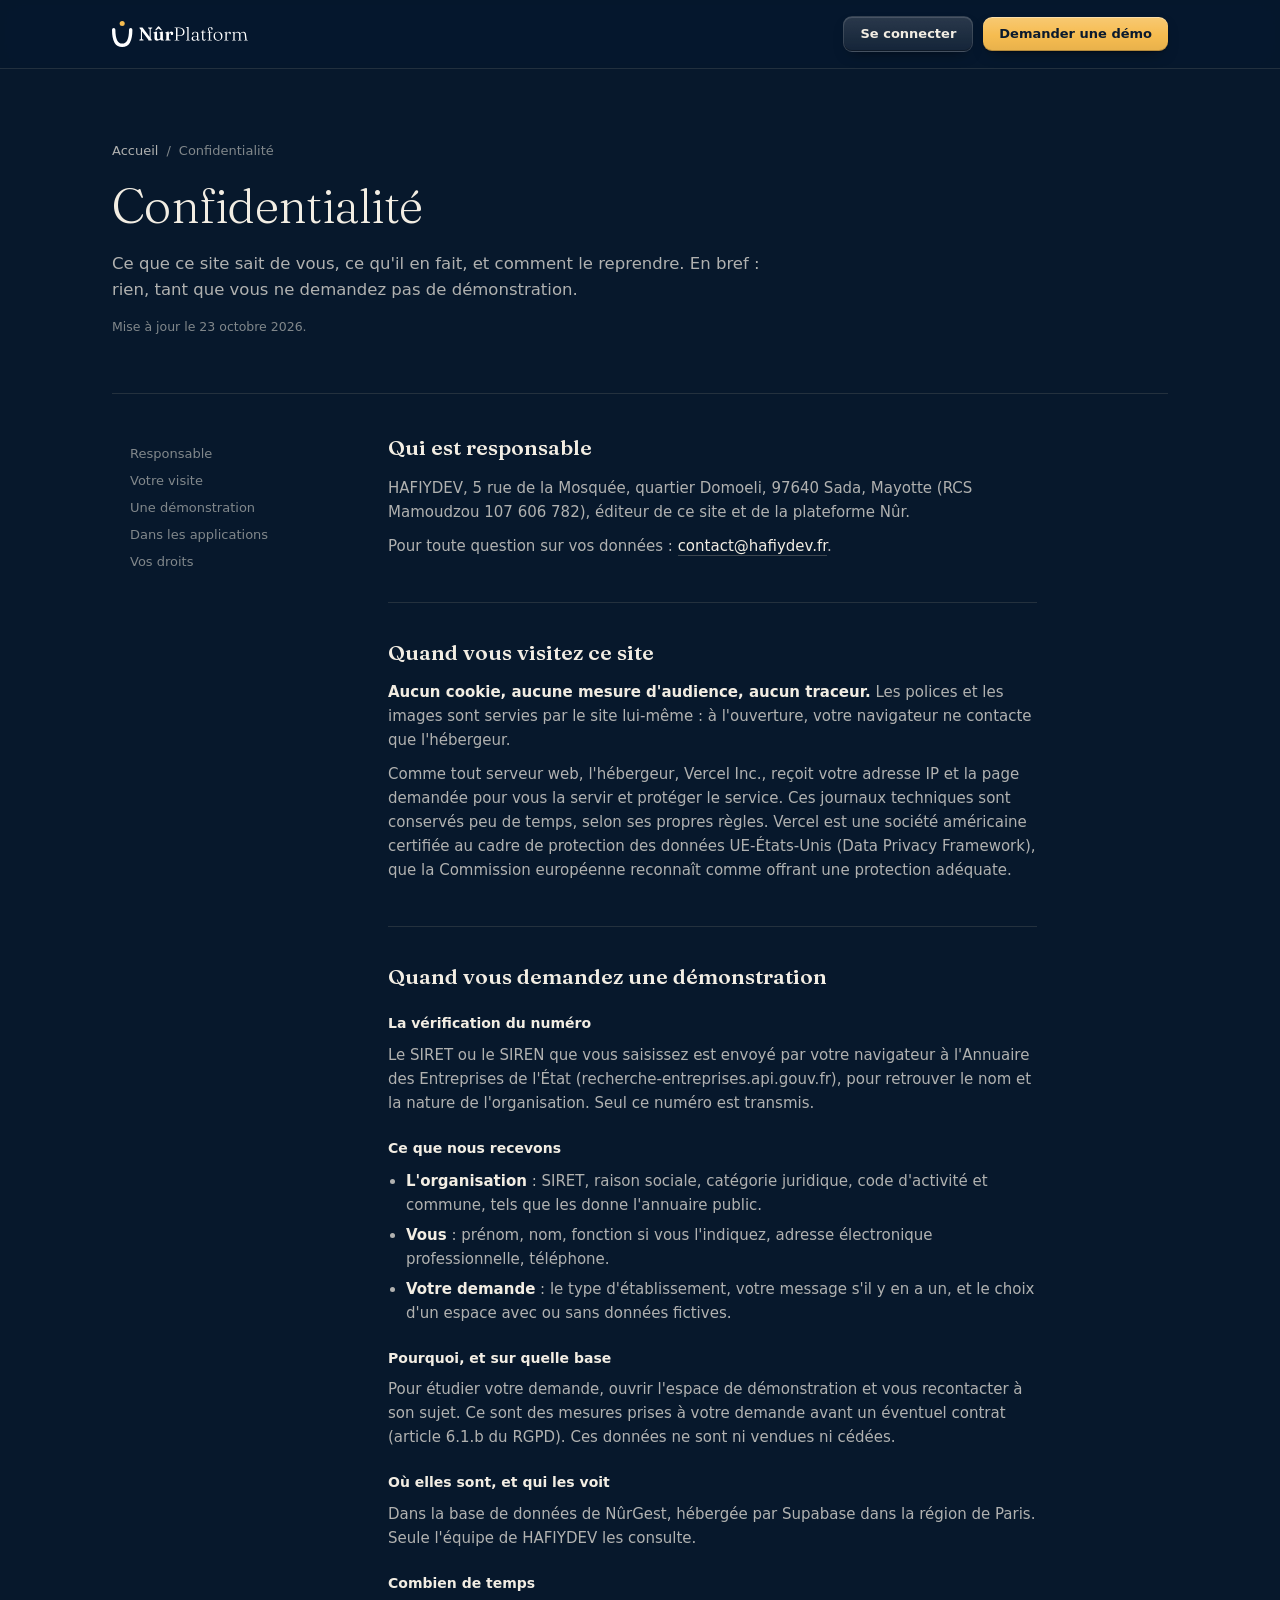
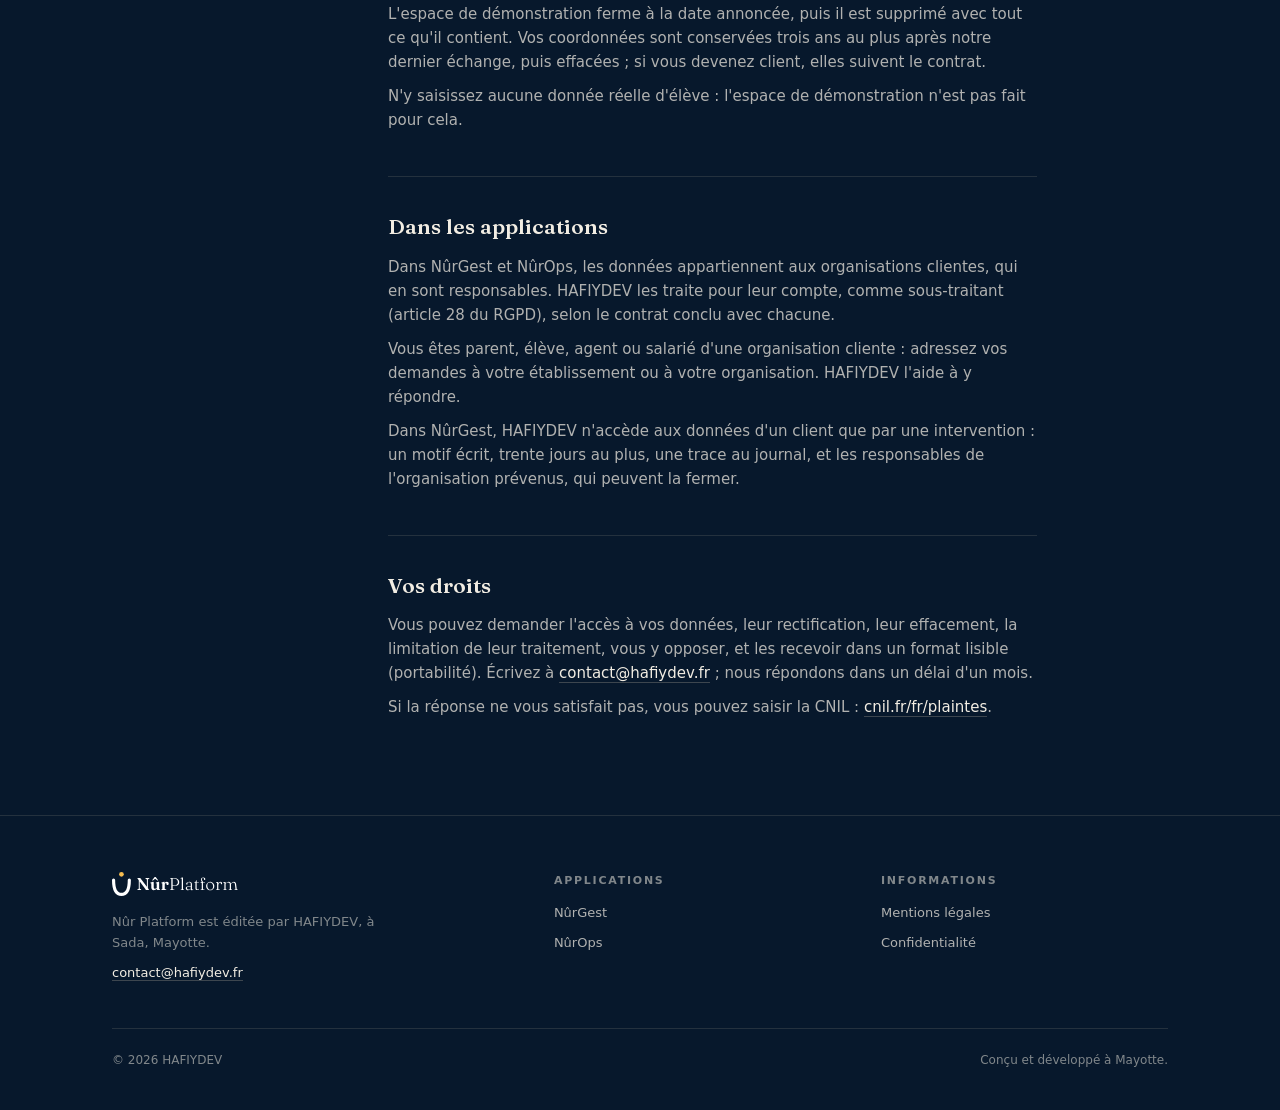
<file: confidentialite.html>
<!doctype html>
<html lang="fr">
  <head>
    <meta charset="utf-8" />
    <meta name="viewport" content="width=device-width, initial-scale=1, viewport-fit=cover" />
    <title>Confidentialité · Nûr Platform</title>
    <meta
      name="description"
      content="Ce que nurplatform.fr sait de vous : rien tant que vous ne demandez pas de démonstration. Données, durées, droits."
    />
    <link rel="canonical" href="https://nurplatform.fr/confidentialite" />
    <meta name="theme-color" content="#07182C" />
    <link rel="icon" href="/favicon.svg" type="image/svg+xml" />
    <link rel="apple-touch-icon" href="/apple-touch-icon.png" />
    <link rel="preload" href="/assets/fraunces-300.woff" as="font" type="font/woff" crossorigin />
    <link rel="stylesheet" href="/assets/nur.css" />
  </head>

  <!-- ✎ CHAQUE PHRASE ICI DÉCRIT CE QUI SE PASSE VRAIMENT. Mesuré le 23/10 :
       la page ne dépose aucun cookie et ne charge rien chez un tiers ; le
       formulaire appelle l'Annuaire des Entreprises (le numéro seul) puis la
       fonction deposer_demande_demo de la base NûrGest (Supabase, eu-west-3).
       Si le formulaire change de champs, cette page change avec lui. -->
  <body>
    <header class="entete">
      <div class="cadre">
        <a class="logo" href="/" aria-label="Nûr Platform, accueil">
          <img src="/assets/nurplatform-nuit.svg" alt="Nûr Platform" width="136" height="26" />
        </a>
        <div class="entete-gestes">
          <a class="bouton-verre petit" href="/#espace">Se connecter</a>
          <a class="bouton petit" href="/#demo">Demander une démo</a>
        </div>
      </div>
    </header>

    <main class="cadre page-texte">
      <nav class="fil" aria-label="Fil d'Ariane"><a href="/">Accueil</a><span aria-hidden="true">/</span><span aria-current="page">Confidentialité</span></nav>
      <h1>Confidentialité</h1>
      <p class="chapo">
        Ce que ce site sait de vous, ce qu'il en fait, et comment le reprendre. En bref : rien, tant que vous ne
        demandez pas de démonstration.
      </p>
      <p class="maj">Mise à jour le 23 octobre 2026.</p>

      <div class="texte">
        <ul class="sommaire" aria-label="Sur cette page">
          <li><a href="#responsable">Responsable</a></li>
          <li><a href="#visite">Votre visite</a></li>
          <li><a href="#demonstration">Une démonstration</a></li>
          <li><a href="#applications">Dans les applications</a></li>
          <li><a href="#droits">Vos droits</a></li>
        </ul>

        <article>
          <section id="responsable">
            <h2>Qui est responsable</h2>
            <p>
              HAFIYDEV, 5 rue de la Mosquée, quartier Domoeli, 97640 Sada, Mayotte (RCS Mamoudzou 107 606 782),
              éditeur de ce site et de la plateforme Nûr.
            </p>
            <p>
              Pour toute question sur vos données :
              <a class="lien" href="mailto:contact@hafiydev.fr">contact@hafiydev.fr</a>.
            </p>
          </section>

          <section id="visite">
            <h2>Quand vous visitez ce site</h2>
            <p>
              <strong>Aucun cookie, aucune mesure d'audience, aucun traceur.</strong> Les polices et les images
              sont servies par le site lui-même : à l'ouverture, votre navigateur ne contacte que l'hébergeur.
            </p>
            <p>
              Comme tout serveur web, l'hébergeur, Vercel Inc., reçoit votre adresse IP et la page demandée pour
              vous la servir et protéger le service. Ces journaux techniques sont conservés peu de temps, selon
              ses propres règles. Vercel est une société américaine certifiée au cadre de protection des données
              UE-États-Unis (Data Privacy Framework), que la Commission européenne reconnaît comme offrant une
              protection adéquate.
            </p>
          </section>

          <section id="demonstration">
            <h2>Quand vous demandez une démonstration</h2>
            <h3>La vérification du numéro</h3>
            <p>
              Le SIRET ou le SIREN que vous saisissez est envoyé par votre navigateur à l'Annuaire des
              Entreprises de l'État (recherche-entreprises.api.gouv.fr), pour retrouver le nom et la nature de
              l'organisation. Seul ce numéro est transmis.
            </p>
            <h3>Ce que nous recevons</h3>
            <ul>
              <li>
                <strong>L'organisation</strong> : SIRET, raison sociale, catégorie juridique, code d'activité et
                commune, tels que les donne l'annuaire public.
              </li>
              <li>
                <strong>Vous</strong> : prénom, nom, fonction si vous l'indiquez, adresse électronique
                professionnelle, téléphone.
              </li>
              <li>
                <strong>Votre demande</strong> : le type d'établissement, votre message s'il y en a un, et le
                choix d'un espace avec ou sans données fictives.
              </li>
            </ul>
            <h3>Pourquoi, et sur quelle base</h3>
            <p>
              Pour étudier votre demande, ouvrir l'espace de démonstration et vous recontacter à son sujet. Ce
              sont des mesures prises à votre demande avant un éventuel contrat (article 6.1.b du RGPD). Ces
              données ne sont ni vendues ni cédées.
            </p>
            <h3>Où elles sont, et qui les voit</h3>
            <p>
              Dans la base de données de NûrGest, hébergée par Supabase dans la région de Paris. Seule l'équipe
              de HAFIYDEV les consulte.
            </p>
            <h3>Combien de temps</h3>
            <p>
              L'espace de démonstration ferme à la date annoncée, puis il est supprimé avec tout ce qu'il
              contient. Vos coordonnées sont conservées trois ans au plus après notre dernier échange, puis
              effacées ; si vous devenez client, elles suivent le contrat.
            </p>
            <p>N'y saisissez aucune donnée réelle d'élève : l'espace de démonstration n'est pas fait pour cela.</p>
          </section>

          <section id="applications">
            <h2>Dans les applications</h2>
            <p>
              Dans NûrGest et NûrOps, les données appartiennent aux organisations clientes, qui en sont
              responsables. HAFIYDEV les traite pour leur compte, comme sous-traitant (article 28 du RGPD), selon
              le contrat conclu avec chacune.
            </p>
            <p>
              Vous êtes parent, élève, agent ou salarié d'une organisation cliente : adressez vos demandes à
              votre établissement ou à votre organisation. HAFIYDEV l'aide à y répondre.
            </p>
            <p>
              Dans NûrGest, HAFIYDEV n'accède aux données d'un client que par une intervention : un motif écrit,
              trente jours au plus, une trace au journal, et les responsables de l'organisation prévenus, qui
              peuvent la fermer.
            </p>
          </section>

          <section id="droits">
            <h2>Vos droits</h2>
            <p>
              Vous pouvez demander l'accès à vos données, leur rectification, leur effacement, la limitation de
              leur traitement, vous y opposer, et les recevoir dans un format lisible (portabilité). Écrivez à
              <a class="lien" href="mailto:contact@hafiydev.fr">contact@hafiydev.fr</a> ; nous répondons dans un
              délai d'un mois.
            </p>
            <p>
              Si la réponse ne vous satisfait pas, vous pouvez saisir la CNIL :
              <a class="lien" href="https://www.cnil.fr/fr/plaintes" rel="noopener">cnil.fr/fr/plaintes</a>.
            </p>
          </section>
        </article>
      </div>
    </main>

    <footer class="pied">
      <div class="cadre">
        <div class="pied-grille">
          <div class="pied-marque">
            <img src="/assets/nurplatform-nuit.svg" alt="Nûr Platform" width="126" height="24" />
            <p>Nûr Platform est éditée par HAFIYDEV, à Sada, Mayotte.</p>
            <p style="margin-top: 10px">
              <a class="lien" href="mailto:contact@hafiydev.fr">contact@hafiydev.fr</a>
            </p>
          </div>
          <div>
            <p class="pied-titre">Applications</p>
            <ul>
              <li><a href="https://app.nurgest.fr/login?retour=nur">NûrGest</a></li>
              <li><a href="https://app.nurops.fr/login">NûrOps</a></li>
            </ul>
          </div>
          <div>
            <p class="pied-titre">Informations</p>
            <ul>
              <li><a href="/mentions-legales">Mentions légales</a></li>
              <li><a href="/confidentialite" aria-current="page">Confidentialité</a></li>
            </ul>
          </div>
        </div>
        <div class="pied-bas">
          <span>© 2026 HAFIYDEV</span>
          <span>Conçu et développé à Mayotte.</span>
        </div>
      </div>
    </footer>
  </body>
</html>
</file>
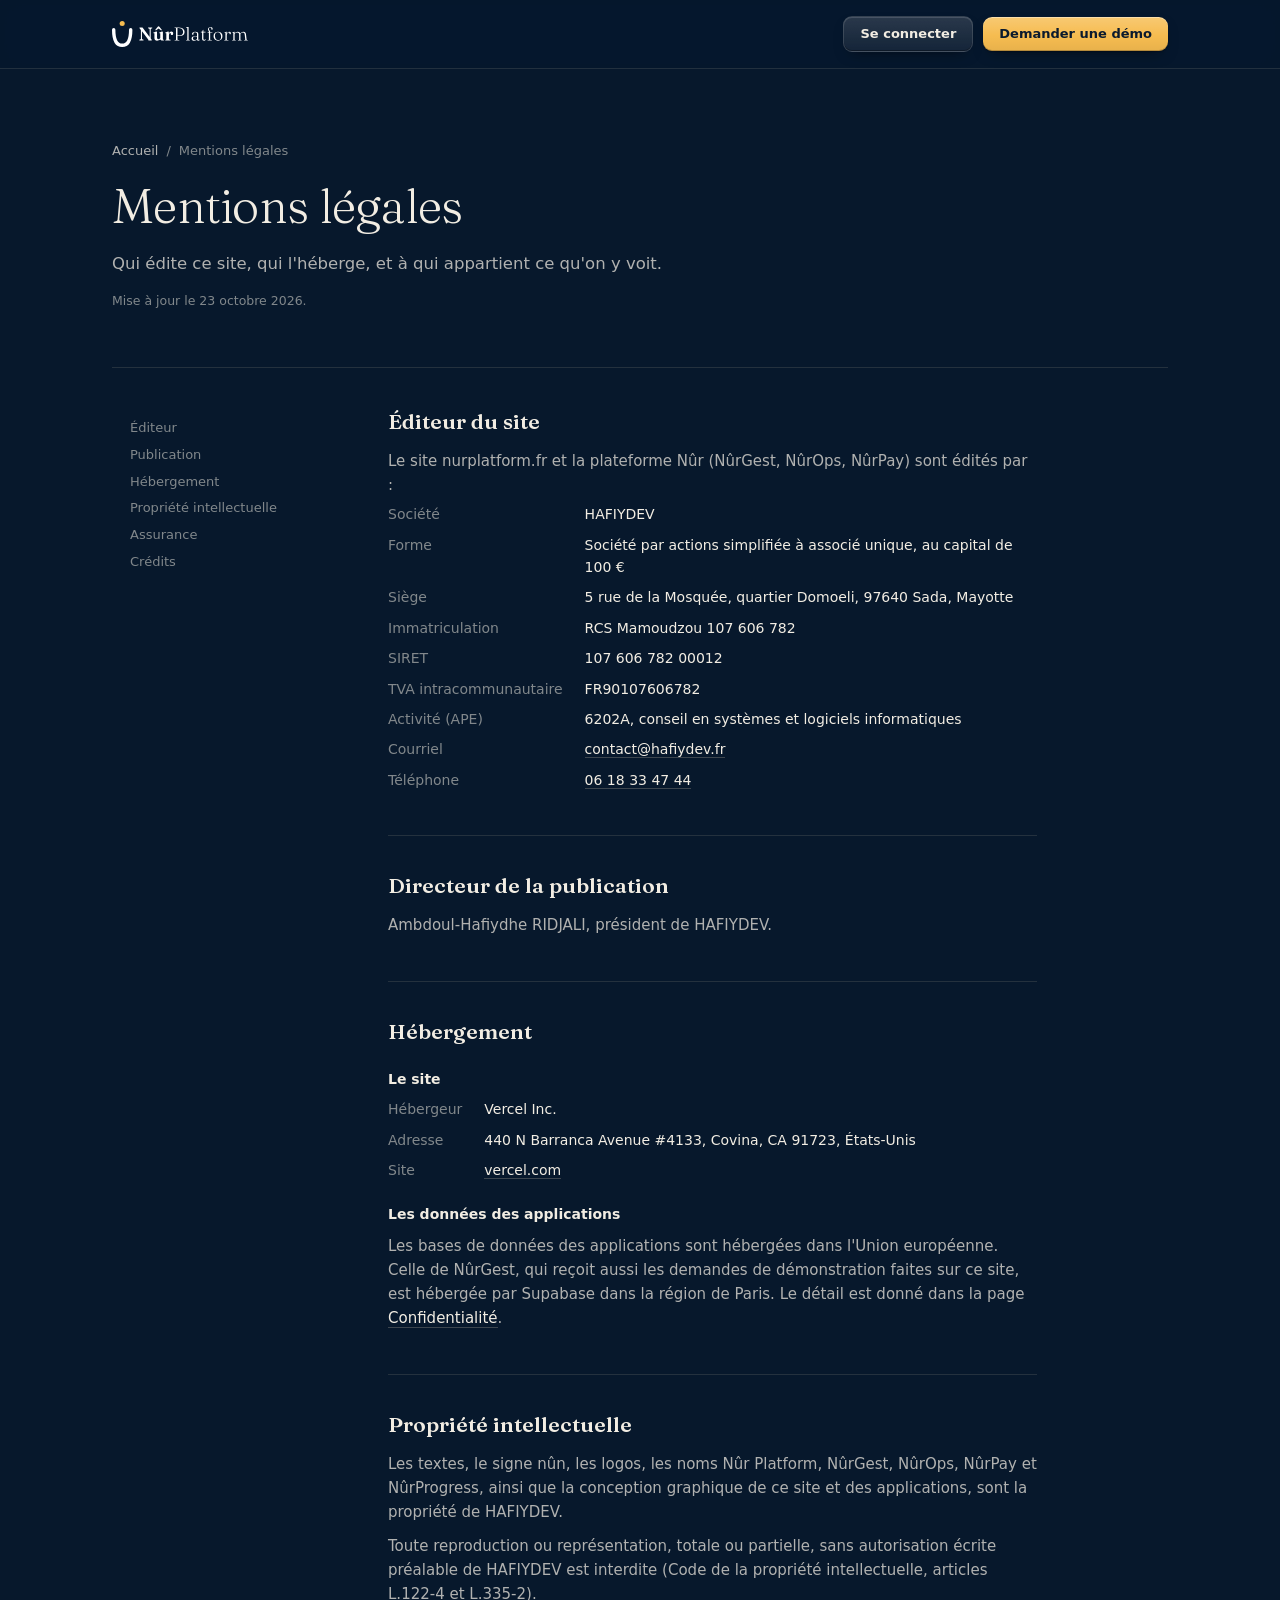
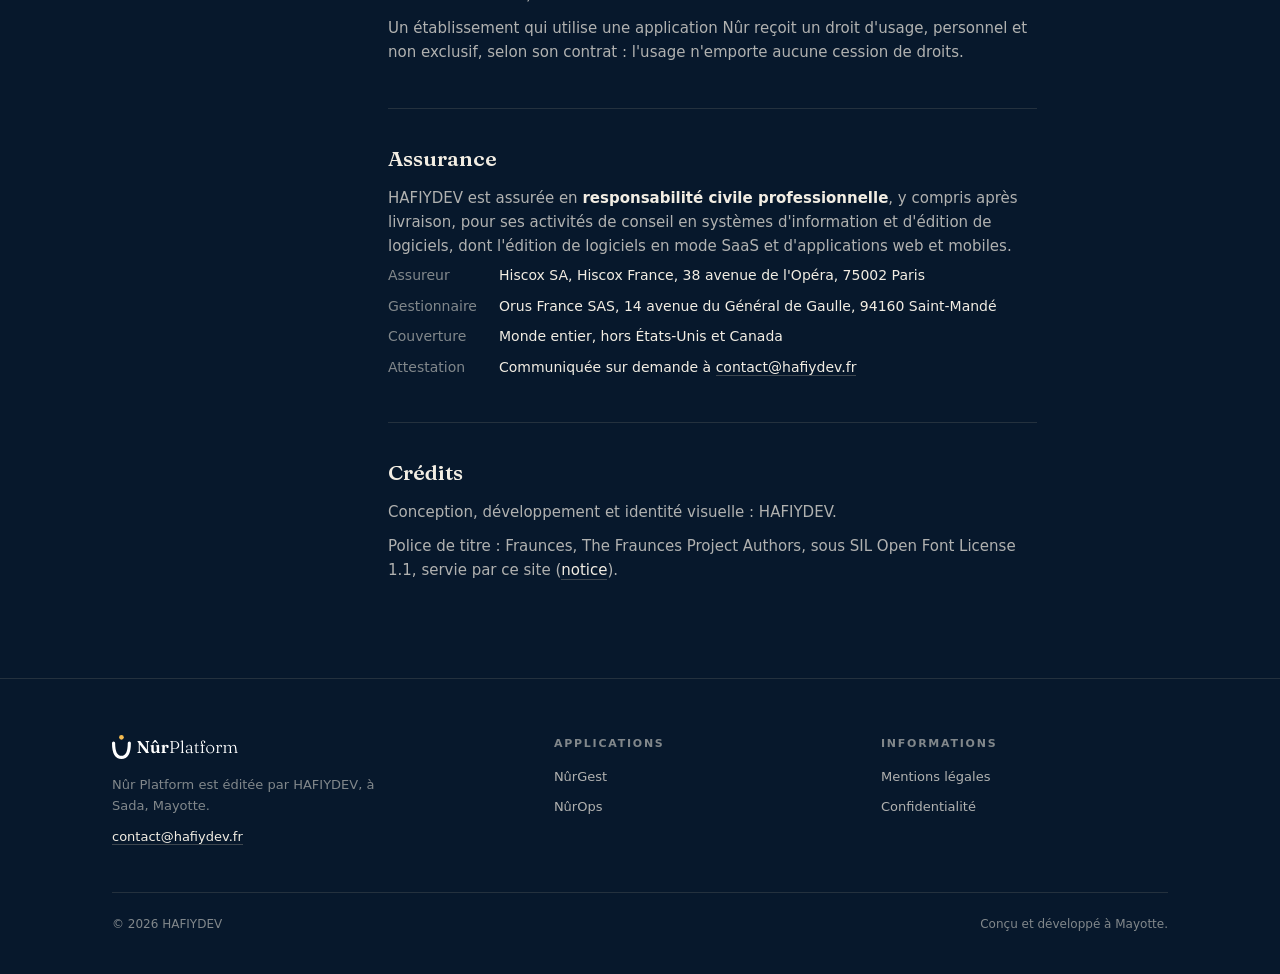
<file: mentions-legales.html>
<!doctype html>
<html lang="fr">
  <head>
    <meta charset="utf-8" />
    <meta name="viewport" content="width=device-width, initial-scale=1, viewport-fit=cover" />
    <title>Mentions légales · Nûr Platform</title>
    <meta name="description" content="Mentions légales de nurplatform.fr : éditeur, hébergement, propriété intellectuelle, assurance." />
    <link rel="canonical" href="https://nurplatform.fr/mentions-legales" />
    <meta name="theme-color" content="#07182C" />
    <link rel="icon" href="/favicon.svg" type="image/svg+xml" />
    <link rel="apple-touch-icon" href="/apple-touch-icon.png" />
    <link rel="preload" href="/assets/fraunces-300.woff" as="font" type="font/woff" crossorigin />
    <link rel="stylesheet" href="/assets/nur.css" />
  </head>

  <!-- ✎ CETTE PAGE RÉPOND À LA LOI (LCEN, art. 6-III) : éditeur, directeur de la
       publication, hébergeur. Les faits viennent du KBIS et de l'attestation
       d'assurance (Documents\HAFIYDev\HAFIYDev\Création société). Le numéro du
       contrat d'assurance n'est PAS publié : il se communique sur demande.
       Aucun client n'est nommé ici, comme partout sur la vitrine. -->
  <body>
    <header class="entete">
      <div class="cadre">
        <a class="logo" href="/" aria-label="Nûr Platform, accueil">
          <img src="/assets/nurplatform-nuit.svg" alt="Nûr Platform" width="136" height="26" />
        </a>
        <div class="entete-gestes">
          <a class="bouton-verre petit" href="/#espace">Se connecter</a>
          <a class="bouton petit" href="/#demo">Demander une démo</a>
        </div>
      </div>
    </header>

    <main class="cadre page-texte">
      <nav class="fil" aria-label="Fil d'Ariane"><a href="/">Accueil</a><span aria-hidden="true">/</span><span aria-current="page">Mentions légales</span></nav>
      <h1>Mentions légales</h1>
      <p class="chapo">Qui édite ce site, qui l'héberge, et à qui appartient ce qu'on y voit.</p>
      <p class="maj">Mise à jour le 23 octobre 2026.</p>

      <div class="texte">
        <ul class="sommaire" aria-label="Sur cette page">
          <li><a href="#editeur">Éditeur</a></li>
          <li><a href="#publication">Publication</a></li>
          <li><a href="#hebergement">Hébergement</a></li>
          <li><a href="#propriete">Propriété intellectuelle</a></li>
          <li><a href="#assurance">Assurance</a></li>
          <li><a href="#credits">Crédits</a></li>
        </ul>

        <article>
          <section id="editeur">
            <h2>Éditeur du site</h2>
            <p>
              Le site nurplatform.fr et la plateforme Nûr (NûrGest, NûrOps, NûrPay) sont édités par :
            </p>
            <dl class="fiche">
              <dt>Société</dt>
              <dd>HAFIYDEV</dd>
              <dt>Forme</dt>
              <dd>Société par actions simplifiée à associé unique, au capital de 100 €</dd>
              <dt>Siège</dt>
              <dd>5 rue de la Mosquée, quartier Domoeli, 97640 Sada, Mayotte</dd>
              <dt>Immatriculation</dt>
              <dd>RCS Mamoudzou 107 606 782</dd>
              <dt>SIRET</dt>
              <dd>107 606 782 00012</dd>
              <dt>TVA intracommunautaire</dt>
              <dd>FR90107606782</dd>
              <dt>Activité (APE)</dt>
              <dd>6202A, conseil en systèmes et logiciels informatiques</dd>
              <dt>Courriel</dt>
              <dd><a class="lien" href="mailto:contact@hafiydev.fr">contact@hafiydev.fr</a></dd>
              <dt>Téléphone</dt>
              <dd><a class="lien" href="tel:+33618334744">06 18 33 47 44</a></dd>
            </dl>
          </section>

          <section id="publication">
            <h2>Directeur de la publication</h2>
            <p>Ambdoul-Hafiydhe RIDJALI, président de HAFIYDEV.</p>
          </section>

          <section id="hebergement">
            <h2>Hébergement</h2>
            <h3>Le site</h3>
            <dl class="fiche">
              <dt>Hébergeur</dt>
              <dd>Vercel Inc.</dd>
              <dt>Adresse</dt>
              <dd>440 N Barranca Avenue #4133, Covina, CA 91723, États-Unis</dd>
              <dt>Site</dt>
              <dd><a class="lien" href="https://vercel.com" rel="noopener">vercel.com</a></dd>
            </dl>
            <h3>Les données des applications</h3>
            <p>
              Les bases de données des applications sont hébergées dans l'Union européenne. Celle de NûrGest, qui
              reçoit aussi les demandes de démonstration faites sur ce site, est hébergée par Supabase dans la
              région de Paris. Le détail est donné dans la page
              <a class="lien" href="/confidentialite">Confidentialité</a>.
            </p>
          </section>

          <section id="propriete">
            <h2>Propriété intellectuelle</h2>
            <p>
              Les textes, le signe nûn, les logos, les noms Nûr Platform, NûrGest, NûrOps, NûrPay et
              NûrProgress, ainsi que la conception graphique de ce site et des applications, sont la propriété de
              HAFIYDEV.
            </p>
            <p>
              Toute reproduction ou représentation, totale ou partielle, sans autorisation écrite préalable de
              HAFIYDEV est interdite (Code de la propriété intellectuelle, articles L.122-4 et L.335-2).
            </p>
            <p>
              Un établissement qui utilise une application Nûr reçoit un droit d'usage, personnel et non
              exclusif, selon son contrat : l'usage n'emporte aucune cession de droits.
            </p>
          </section>

          <section id="assurance">
            <h2>Assurance</h2>
            <p>
              HAFIYDEV est assurée en <strong>responsabilité civile professionnelle</strong>, y compris après
              livraison, pour ses activités de conseil en systèmes d'information et d'édition de logiciels, dont
              l'édition de logiciels en mode SaaS et d'applications web et mobiles.
            </p>
            <dl class="fiche">
              <dt>Assureur</dt>
              <dd>Hiscox SA, Hiscox France, 38 avenue de l'Opéra, 75002 Paris</dd>
              <dt>Gestionnaire</dt>
              <dd>Orus France SAS, 14 avenue du Général de Gaulle, 94160 Saint-Mandé</dd>
              <dt>Couverture</dt>
              <dd>Monde entier, hors États-Unis et Canada</dd>
              <dt>Attestation</dt>
              <dd>
                Communiquée sur demande à
                <a class="lien" href="mailto:contact@hafiydev.fr">contact@hafiydev.fr</a>
              </dd>
            </dl>
          </section>

          <section id="credits">
            <h2>Crédits</h2>
            <p>Conception, développement et identité visuelle : HAFIYDEV.</p>
            <p>
              Police de titre : Fraunces, The Fraunces Project Authors, sous SIL Open Font License 1.1, servie
              par ce site (<a class="lien" href="/assets/fraunces-LICENCE.txt">notice</a>).
            </p>
          </section>
        </article>
      </div>
    </main>

    <footer class="pied">
      <div class="cadre">
        <div class="pied-grille">
          <div class="pied-marque">
            <img src="/assets/nurplatform-nuit.svg" alt="Nûr Platform" width="126" height="24" />
            <p>Nûr Platform est éditée par HAFIYDEV, à Sada, Mayotte.</p>
            <p style="margin-top: 10px">
              <a class="lien" href="mailto:contact@hafiydev.fr">contact@hafiydev.fr</a>
            </p>
          </div>
          <div>
            <p class="pied-titre">Applications</p>
            <ul>
              <li><a href="https://app.nurgest.fr/login?retour=nur">NûrGest</a></li>
              <li><a href="https://app.nurops.fr/login">NûrOps</a></li>
            </ul>
          </div>
          <div>
            <p class="pied-titre">Informations</p>
            <ul>
              <li><a href="/mentions-legales" aria-current="page">Mentions légales</a></li>
              <li><a href="/confidentialite">Confidentialité</a></li>
            </ul>
          </div>
        </div>
        <div class="pied-bas">
          <span>© 2026 HAFIYDEV</span>
          <span>Conçu et développé à Mayotte.</span>
        </div>
      </div>
    </footer>
  </body>
</html>
</file>
<file: assets/nur.css>
/* ══════════════════════════════════════════════════════════════════════════
 * NÛR PLATFORM, LA FEUILLE COMMUNE (accueil, mentions légales, confidentialité)
 * ──────────────────────────────────────────────────────────────────────────
 * La charte v3 « le nûn » : une nuit, une seule lumière (l'or du point), des
 * filets fins. Les couleurs viennent du kit (Nur-Branding/v3-nun), pas d'un
 * choix local :
 *   or        #F6BC50  le point du nûn, la seule couleur chaude
 *   nuit      #07182C  la tuile de NûrPlatform, le fond de la page
 *   NûrGest   #0A264C · NûrOps #14415F · NûrPay #0E3B33  (une nuit par outil)
 *
 * AUCUNE POLICE N'EST DEMANDÉE À UN TIERS. Fraunces est servie d'ici (WOFF,
 * licence OFL jointe) ; le texte courant prend la police du système, comme
 * dans NûrGest. Ouvrir la page n'envoie donc l'adresse IP du visiteur à
 * personne d'autre que l'hébergeur du site.
 * ══════════════════════════════════════════════════════════════════════════ */

@font-face {
  font-family: "Fraunces";
  src: url("/assets/fraunces-300.woff") format("woff");
  font-weight: 300;
  font-style: normal;
  font-display: swap;
}
@font-face {
  font-family: "Fraunces";
  src: url("/assets/fraunces-600.woff") format("woff");
  font-weight: 600;
  font-style: normal;
  font-display: swap;
}

:root {
  color-scheme: dark;
  --nuit: #07182c;
  --nuit-2: #0b213c; /* une surface posée sur la nuit : tiroir, champ */
  --nuit-3: #0f2a4a;
  --gest: #0a264c;
  --ops: #14415f;
  --pay: #0e3b33;
  --trait: rgba(232, 216, 186, 0.13);
  --trait-fort: rgba(232, 216, 186, 0.24);
  --ivoire: #f2ede3;
  --ivoire-2: rgba(242, 237, 227, 0.72);
  --ivoire-3: rgba(242, 237, 227, 0.52);
  --or: #f6bc50;
  --or-clair: #f9ca72;
  --or-f: rgba(246, 188, 80, 0.1);
  --alerte: #f0957a;

  --f-titre: "Fraunces", Georgia, "Times New Roman", serif;
  --f-texte: -apple-system, "SF Pro Text", "Segoe UI Variable Text", "Segoe UI", system-ui, sans-serif;
  --f-code: ui-monospace, "SF Mono", "Cascadia Mono", Consolas, monospace;

  --rayon: 9px;
  --gouttiere: 32px;
}

*,
*::before,
*::after {
  margin: 0;
  padding: 0;
  box-sizing: border-box;
}

html {
  scroll-behavior: smooth;
  scroll-padding-top: 84px; /* une ancre ne passe pas sous l'en-tête collant */
}

body {
  background: var(--nuit);
  color: var(--ivoire);
  font-family: var(--f-texte);
  font-size: 15px;
  line-height: 1.6;
  -webkit-font-smoothing: antialiased;
  text-rendering: optimizeLegibility;
  overflow-x: hidden;
}

img,
svg {
  display: block;
  max-width: 100%;
}

a {
  color: inherit;
}

h1,
h2,
h3 {
  text-wrap: balance;
}

:focus-visible {
  outline: 2px solid var(--or);
  outline-offset: 3px;
  border-radius: 4px;
}

.cadre {
  width: 100%;
  max-width: 1120px;
  margin-inline: auto;
  padding-inline: var(--gouttiere);
}

/* Le mot « Nûr » d'un nom d'outil s'écrit comme dans le logotype : Nûr en
   gras, le reste en maigre. Le logotype tracé du kit fait foi ; ceci n'en est
   que la transcription en texte, pour les noms qui ne sont pas des logos. */
.nom-outil {
  font-family: var(--f-titre);
  font-weight: 300;
  letter-spacing: -0.005em;
}
.nom-outil b {
  font-weight: 600;
}

/* ── L'en-tête ───────────────────────────────────────────────────────────── */
.entete {
  position: sticky;
  top: 0;
  z-index: 20;
  background: rgba(7, 24, 44, 0.82);
  backdrop-filter: saturate(140%) blur(12px);
  -webkit-backdrop-filter: saturate(140%) blur(12px);
  border-bottom: 1px solid var(--trait);
}
.entete .cadre {
  display: flex;
  align-items: center;
  gap: 28px;
  height: 68px;
}
.logo {
  display: block;
  flex-shrink: 0;
  text-decoration: none;
}
.logo img {
  height: 26px;
  width: auto;
}
.menu {
  display: flex;
  gap: 26px;
  margin-left: auto;
  font-size: 13.5px;
}
.menu a {
  color: var(--ivoire-2);
  text-decoration: none;
  transition: color 0.2s;
}
.menu a:hover {
  color: var(--ivoire);
}
.entete-gestes {
  display: flex;
  align-items: center;
  gap: 10px;
}
.menu + .entete-gestes {
  margin-left: 6px;
}
.logo + .entete-gestes {
  margin-left: auto;
}

/* ══ LES BOUTONS ═════════════════════════════════════════════════════════════
 * Doctrine du 23/10, la même dans tous les outils : un filet de lumière en
 * haut, un filet d'ombre en bas, une lueur sombre courte dessous ; à l'appui
 * la lumière s'éteint, l'ombre passe dedans et le bouton descend d'un pixel.
 * Au survol on éclaircit, on ne soulève pas. Pas de 3D sur du 2D.
 *   .bouton        plein, l'or : le geste principal
 *   .bouton-verre  sur la nuit : le geste secondaire
 * ═══════════════════════════════════════════════════════════════════════════ */
button {
  appearance: none;
  background: none;
  border: none;
  color: inherit;
  font: inherit;
  cursor: pointer;
}
.bouton,
.bouton-verre {
  display: inline-flex;
  align-items: center;
  justify-content: center;
  gap: 9px;
  padding: 12px 22px;
  border-radius: var(--rayon);
  font-family: var(--f-texte);
  font-size: 14px;
  font-weight: 600;
  line-height: 1.2;
  text-decoration: none;
  white-space: nowrap;
  cursor: pointer;
  transition:
    transform 0.07s ease-out,
    box-shadow 0.12s ease-out,
    background-color 0.15s ease,
    border-color 0.15s ease,
    color 0.15s ease;
}
.bouton svg,
.bouton-verre svg {
  flex-shrink: 0;
}
.bouton {
  background-color: var(--or);
  color: #0a1a2e;
  background-image: linear-gradient(180deg, rgb(255 255 255 / 0.2) 0%, rgb(255 255 255 / 0) 55%, rgb(0 0 0 / 0.06) 100%);
  box-shadow:
    inset 0 1px 0 rgb(255 255 255 / 0.38),
    inset 0 -1px 0 rgb(0 0 0 / 0.22),
    0 1px 1px rgb(0 0 0 / 0.25),
    0 6px 16px -8px rgb(0 0 0 / 0.7);
}
.bouton:hover {
  background-color: var(--or-clair);
}
.bouton:active:not(:disabled) {
  transform: translateY(1px);
  background-image: linear-gradient(180deg, rgb(0 0 0 / 0.12) 0%, rgb(0 0 0 / 0) 70%);
  box-shadow:
    inset 0 2px 4px rgb(0 0 0 / 0.28),
    inset 0 -1px 0 rgb(255 255 255 / 0.08);
}
.bouton-verre {
  background-color: rgb(242 237 227 / 0.05);
  color: var(--ivoire);
  border: 1px solid rgb(242 237 227 / 0.14);
  background-image: linear-gradient(180deg, rgb(255 255 255 / 0.1) 0%, rgb(255 255 255 / 0.01) 100%);
  box-shadow:
    inset 0 1px 0 rgb(255 255 255 / 0.14),
    inset 0 -1px 0 rgb(0 0 0 / 0.3),
    0 6px 16px -9px rgb(0 0 0 / 0.75);
}
.bouton-verre:hover {
  background-color: rgb(242 237 227 / 0.09);
  border-color: rgb(242 237 227 / 0.22);
}
.bouton-verre:active:not(:disabled) {
  transform: translateY(1px);
  background-image: none;
  box-shadow: inset 0 2px 5px rgb(0 0 0 / 0.4);
}
.bouton:disabled,
.bouton-verre:disabled {
  opacity: 0.55;
  cursor: default;
  box-shadow: none;
}
.bouton.petit,
.bouton-verre.petit {
  padding: 9px 16px;
  font-size: 13px;
}

/* Un lien posé dans une phrase : jamais le bleu souligné du navigateur. */
.lien {
  color: var(--ivoire);
  text-decoration: none;
  border-bottom: 1px solid var(--trait-fort);
  transition:
    color 0.2s,
    border-color 0.2s;
}
.lien:hover {
  color: var(--or);
  border-color: var(--or);
}

/* ── Le pied de page ─────────────────────────────────────────────────────── */
.pied {
  border-top: 1px solid var(--trait);
  padding-block: 56px 40px;
  font-size: 13px;
  color: var(--ivoire-3);
}
.pied-grille {
  display: grid;
  grid-template-columns: 1.4fr 1fr 1fr;
  gap: 40px;
}
.pied-marque img {
  height: 24px;
  width: auto;
  margin-bottom: 16px;
}
.pied-marque p {
  max-width: 34ch;
}
.pied-titre {
  font-size: 11px;
  font-weight: 600;
  letter-spacing: 0.16em;
  text-transform: uppercase;
  color: var(--ivoire-3);
  margin-bottom: 14px;
}
.pied ul {
  list-style: none;
  display: grid;
  gap: 9px;
}
.pied ul a {
  color: var(--ivoire-2);
  text-decoration: none;
  transition: color 0.2s;
}
.pied ul a:hover {
  color: var(--or);
}
.pied-bas {
  display: flex;
  flex-wrap: wrap;
  justify-content: space-between;
  gap: 12px;
  margin-top: 44px;
  padding-top: 22px;
  border-top: 1px solid var(--trait);
  font-size: 12px;
}

/* ── Les pages de texte (mentions légales, confidentialité) ──────────────── */
.page-texte {
  padding-block: 72px 96px;
}
/* Le fil d'Ariane : il dit où l'on est, et ramène à l'accueil en un geste. */
.fil {
  display: flex;
  flex-wrap: wrap;
  gap: 8px;
  font-size: 13px;
  color: var(--ivoire-3);
  margin-bottom: 18px;
}
.fil a {
  color: var(--ivoire-2);
  text-decoration: none;
  transition: color 0.2s;
}
.fil a:hover {
  color: var(--or);
}
.page-texte h1 {
  font-family: var(--f-titre);
  font-weight: 300;
  font-size: clamp(34px, 5vw, 48px);
  line-height: 1.1;
  letter-spacing: -0.015em;
  margin-bottom: 18px;
}
.page-texte .chapo {
  font-size: 16.5px;
  color: var(--ivoire-2);
  max-width: 62ch;
}
.page-texte .maj {
  margin-top: 14px;
  font-size: 12.5px;
  color: var(--ivoire-3);
}
.texte {
  display: grid;
  grid-template-columns: 220px minmax(0, 1fr);
  gap: 56px;
  margin-top: 56px;
  padding-top: 40px;
  border-top: 1px solid var(--trait);
}
.sommaire {
  position: sticky;
  top: 100px;
  align-self: start;
  list-style: none;
  display: grid;
  gap: 10px;
  font-size: 13px;
}
.sommaire a {
  color: var(--ivoire-3);
  text-decoration: none;
  transition: color 0.2s;
}
.sommaire a:hover {
  color: var(--ivoire);
}
.texte article {
  max-width: 68ch;
}
.texte section + section {
  margin-top: 44px;
  padding-top: 36px;
  border-top: 1px solid var(--trait);
}
.texte h2 {
  font-family: var(--f-titre);
  font-weight: 600;
  font-size: 21px;
  line-height: 1.3;
  margin-bottom: 14px;
}
.texte h3 {
  font-size: 14px;
  font-weight: 600;
  margin: 22px 0 8px;
}
.texte p,
.texte li {
  color: var(--ivoire-2);
}
.texte p + p {
  margin-top: 10px;
}
.texte ul {
  margin: 10px 0 0 18px;
  display: grid;
  gap: 6px;
}
.texte strong {
  color: var(--ivoire);
  font-weight: 600;
}
.fiche {
  display: grid;
  grid-template-columns: max-content minmax(0, 1fr);
  gap: 8px 22px;
  margin-top: 6px;
  font-size: 14px;
}
.fiche dt {
  color: var(--ivoire-3);
}
.fiche dd {
  color: var(--ivoire);
  overflow-wrap: anywhere;
}

/* ── Le téléphone ────────────────────────────────────────────────────────── */
@media (max-width: 900px) {
  .menu {
    display: none;
  }
  /* Le menu caché reste un voisin pour le sélecteur : sans ceci, les
     boutons se colleraient au logo au lieu de partir à droite. */
  .menu + .entete-gestes {
    margin-left: auto;
  }
  .texte {
    grid-template-columns: 1fr;
    gap: 28px;
  }
  .sommaire {
    position: static;
    grid-template-columns: repeat(auto-fill, minmax(150px, 1fr));
  }
}
@media (max-width: 720px) {
  :root {
    --gouttiere: 20px;
  }
  .entete .cadre {
    gap: 14px;
  }
  .logo img {
    height: 22px;
  }
  .pied-grille {
    grid-template-columns: 1fr 1fr;
  }
  .pied-marque {
    grid-column: 1 / -1;
  }
  .fiche {
    grid-template-columns: 1fr;
    gap: 2px;
  }
  .fiche dd + dt {
    margin-top: 10px;
  }
}

@media (prefers-reduced-motion: reduce) {
  html {
    scroll-behavior: auto;
  }
  .bouton,
  .bouton-verre {
    transition: none;
  }
  .bouton:active,
  .bouton-verre:active {
    transform: none;
  }
}
</file>
